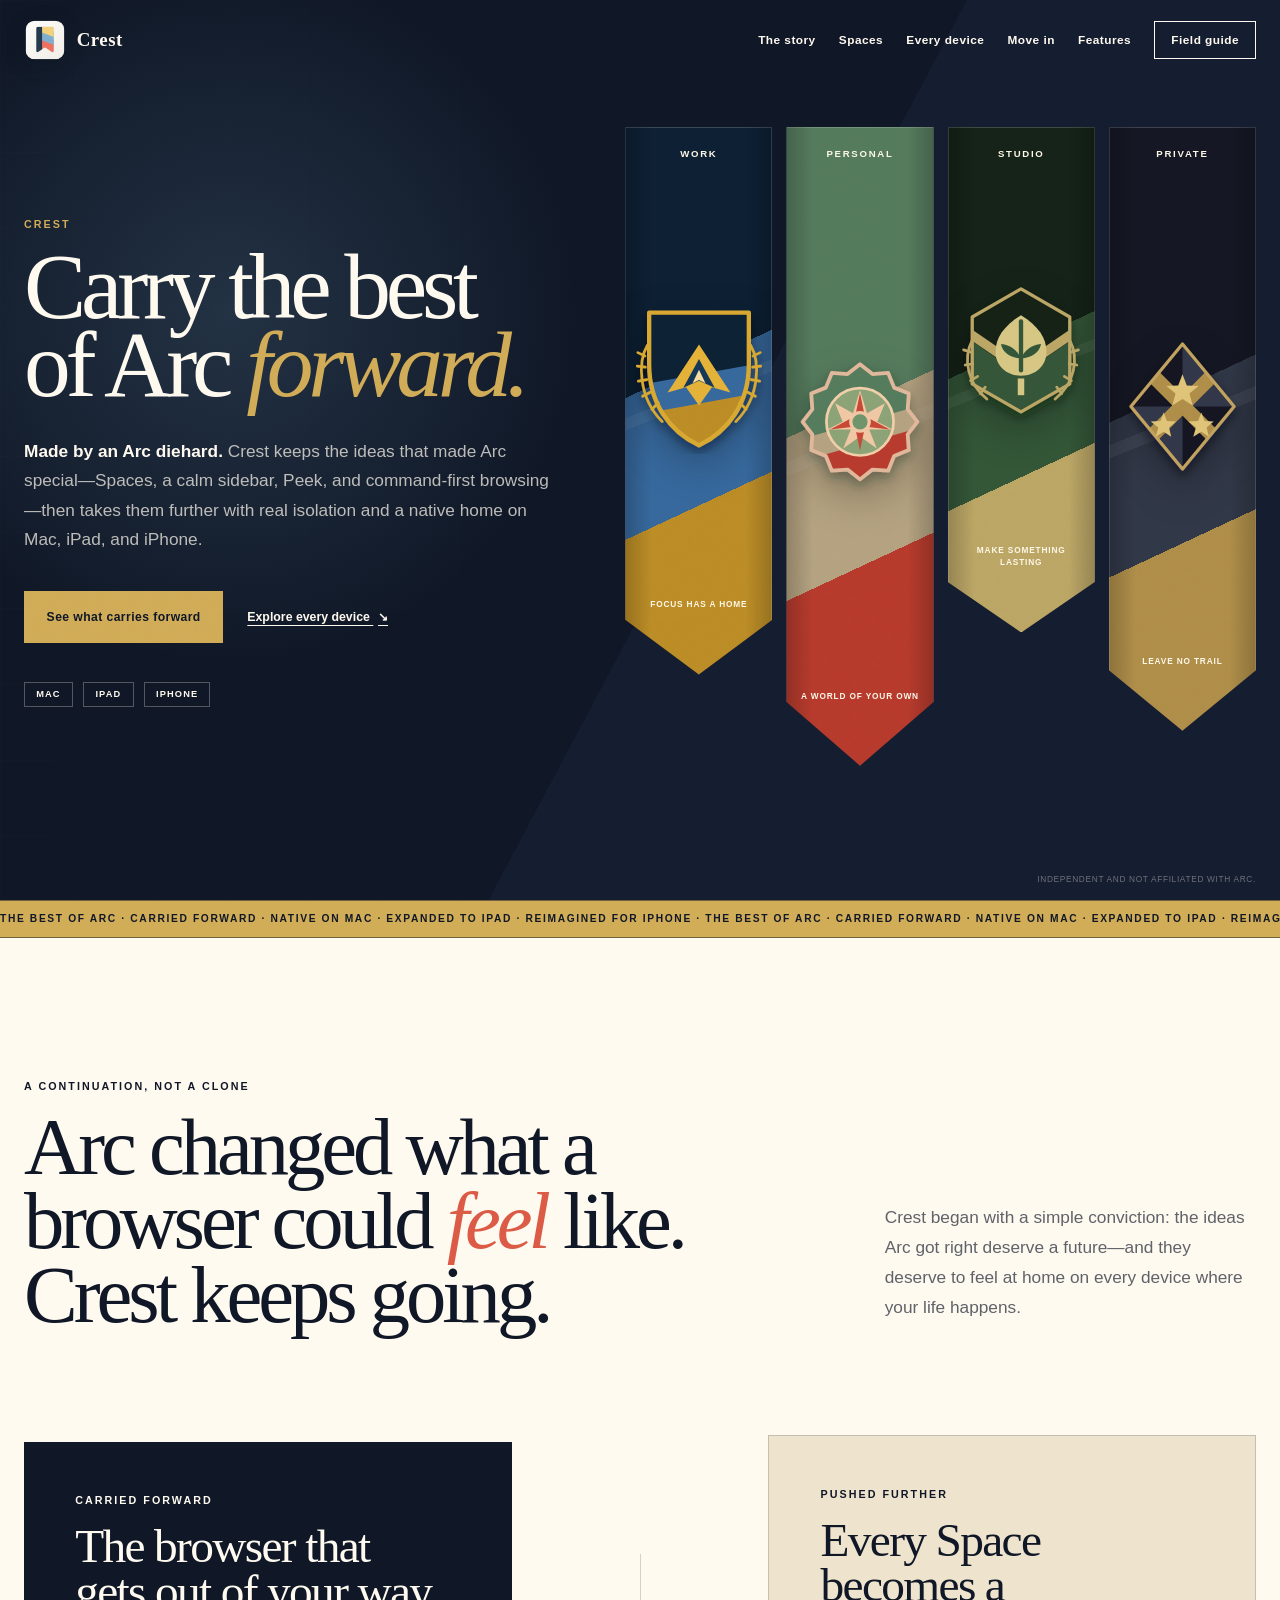
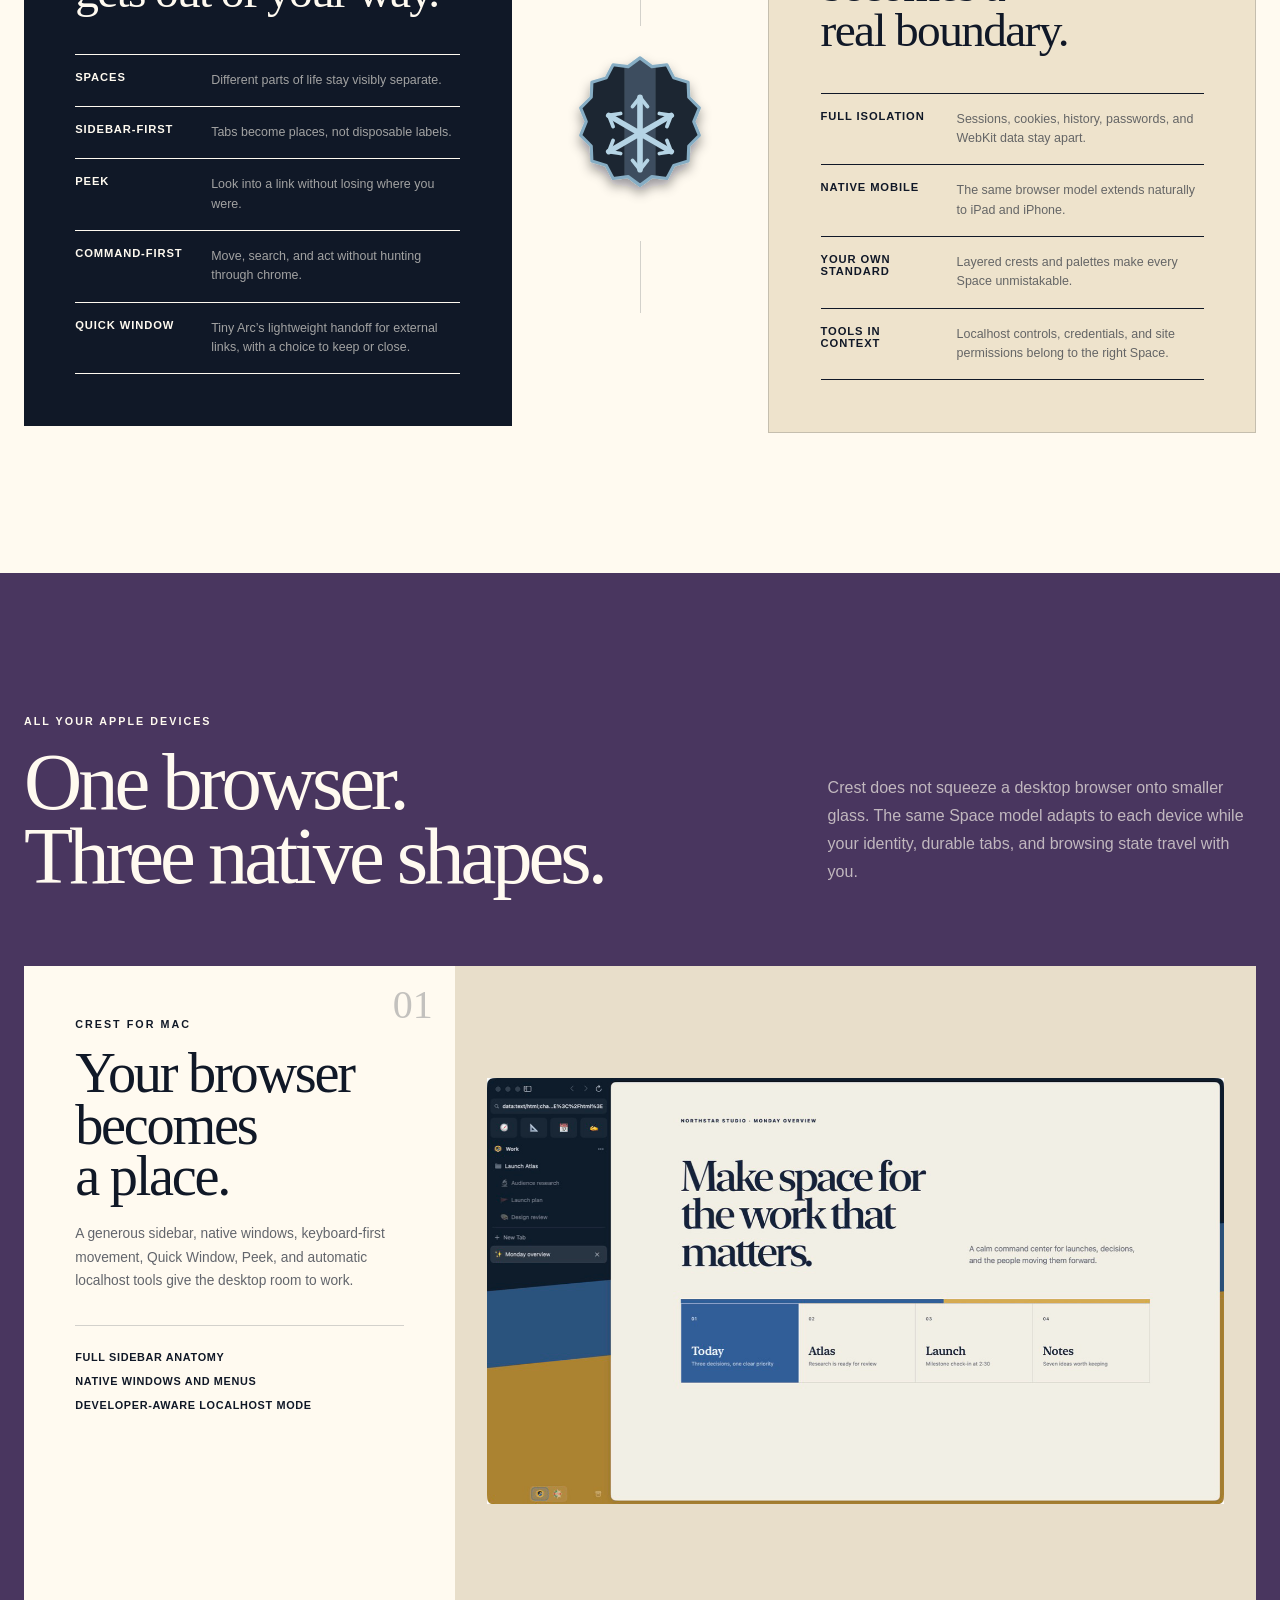
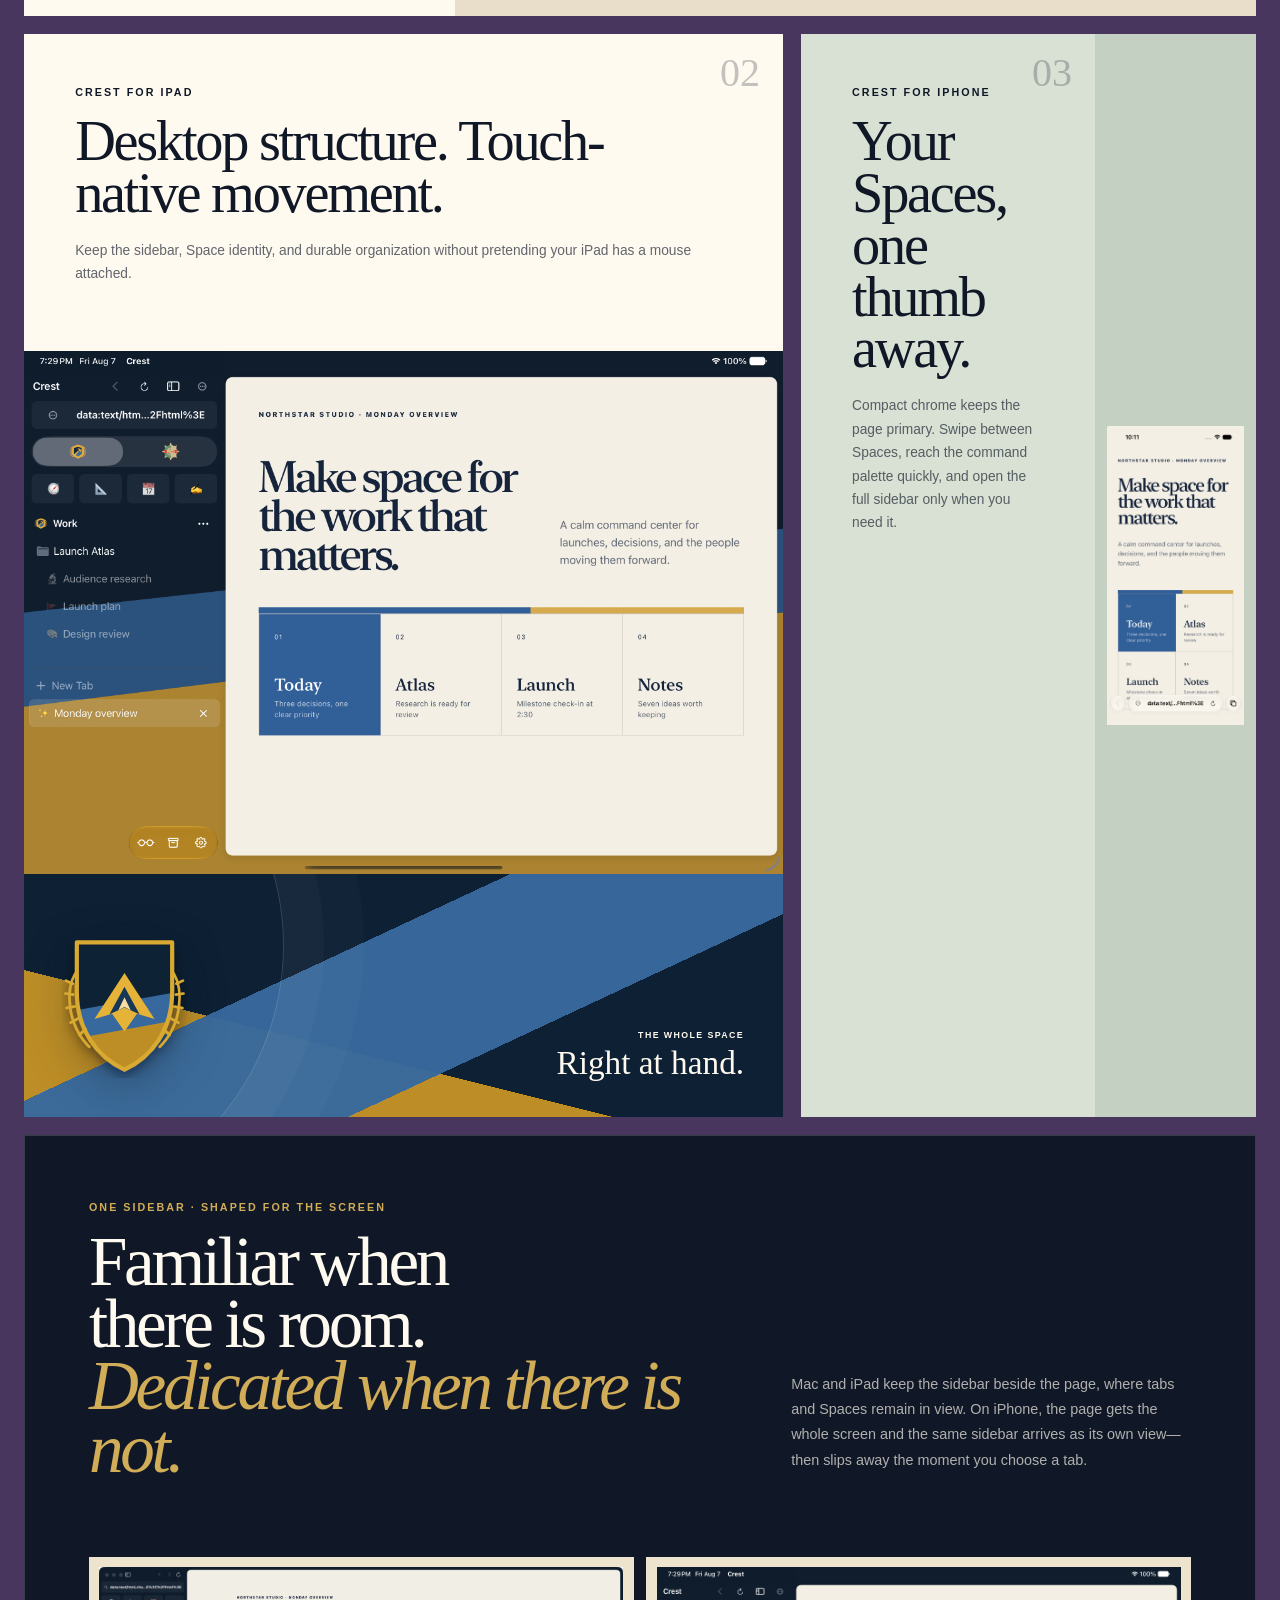
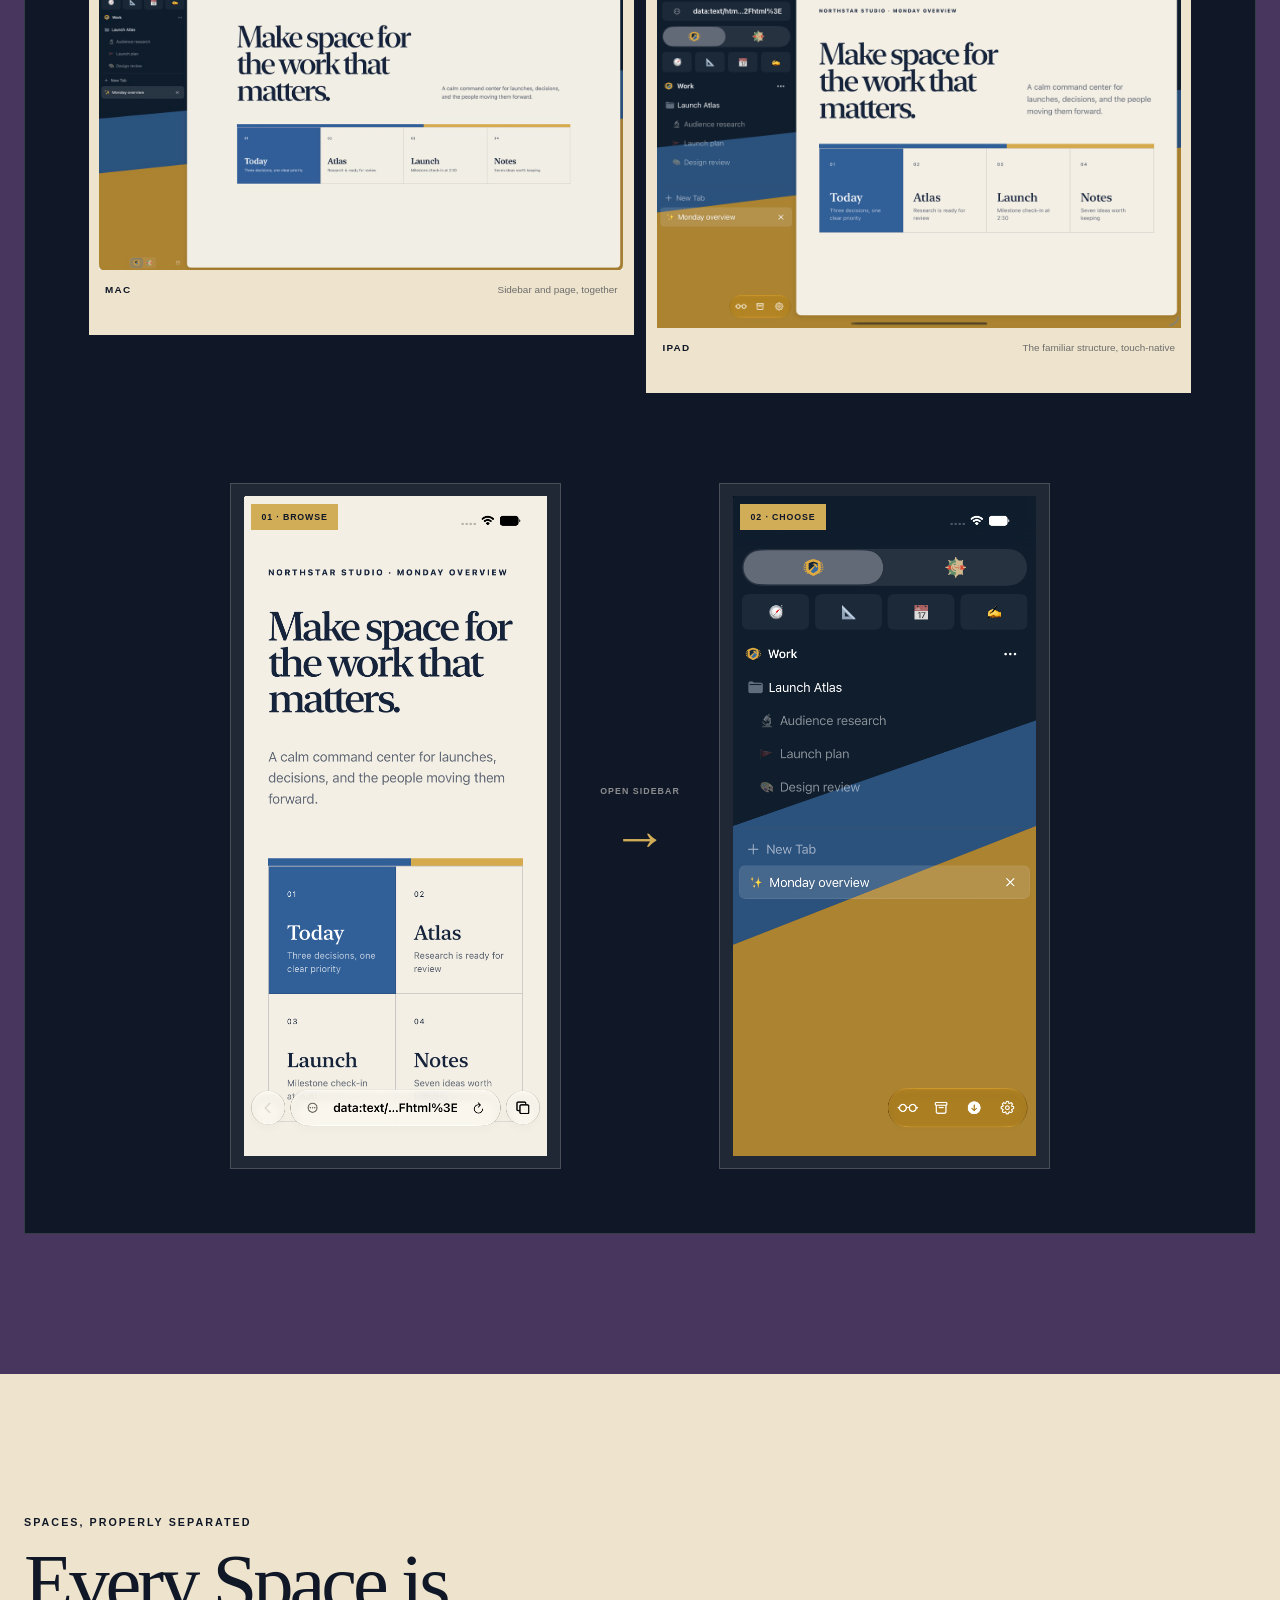
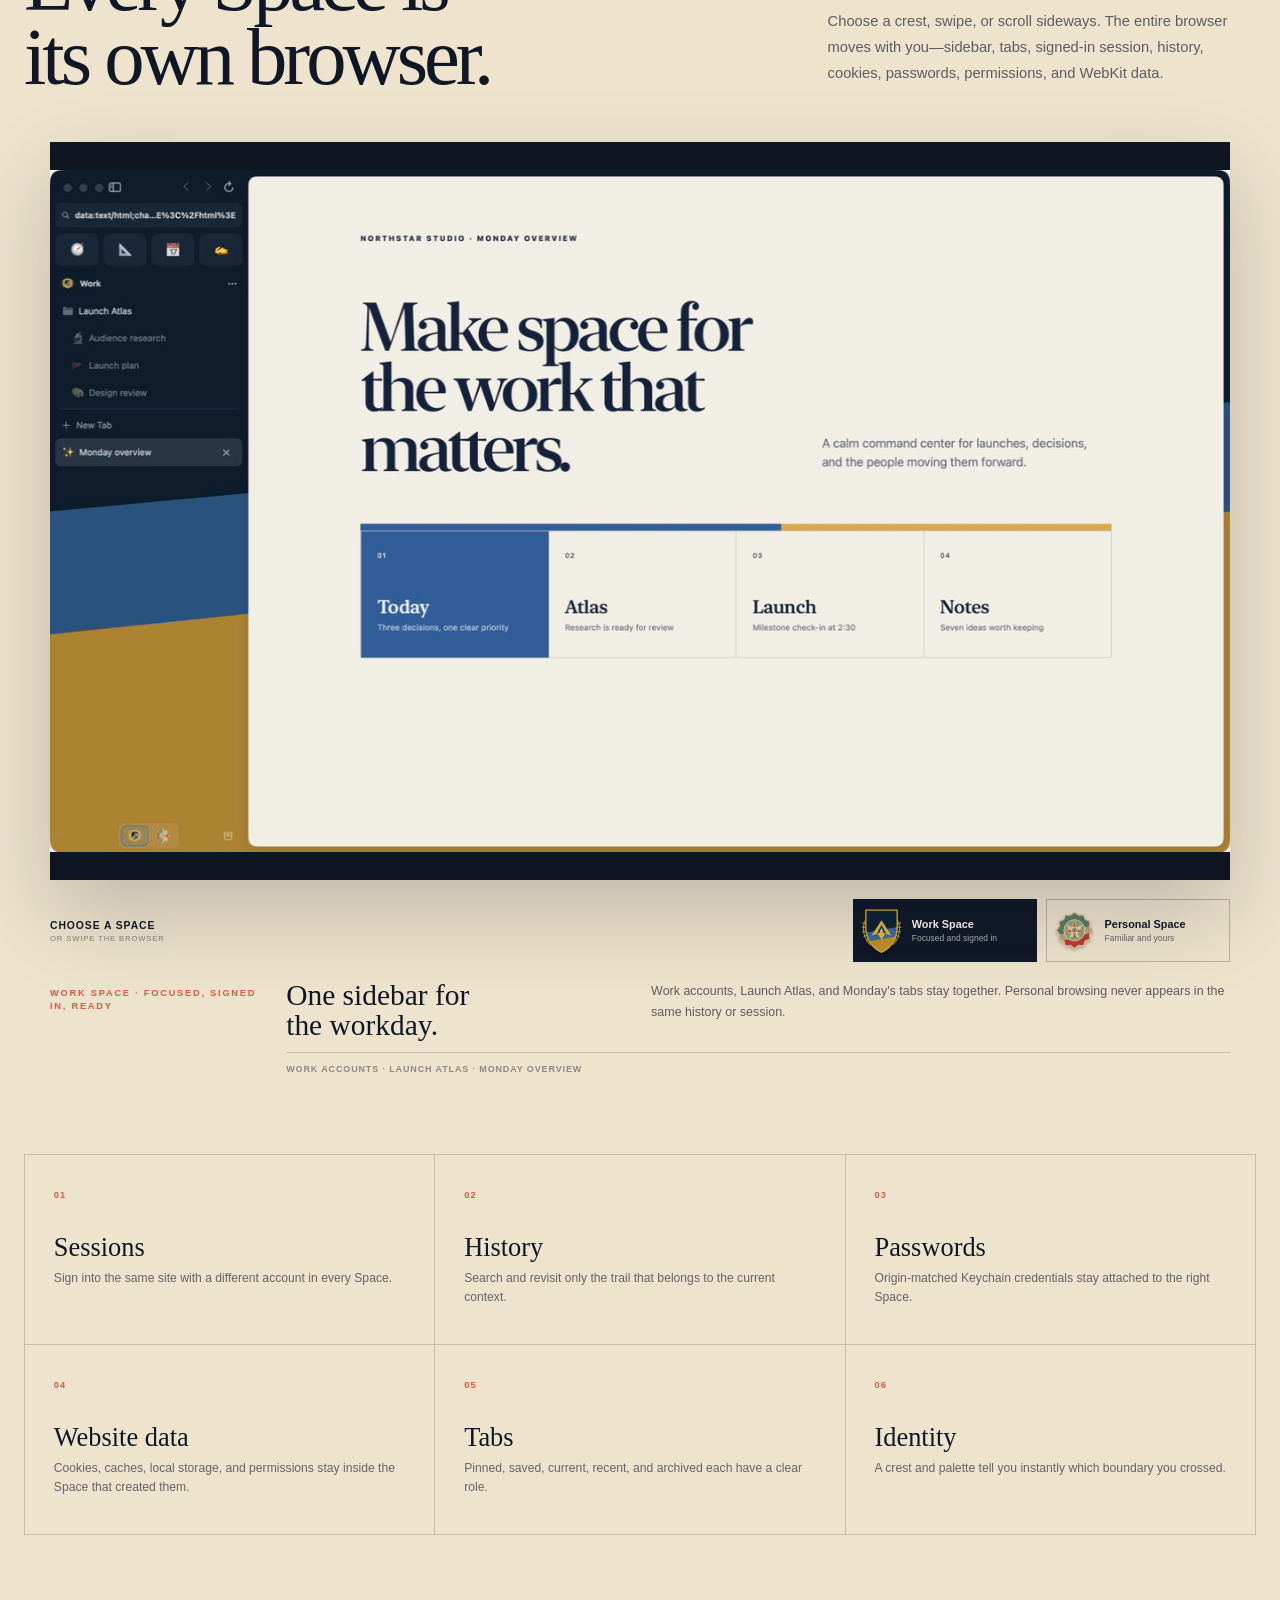
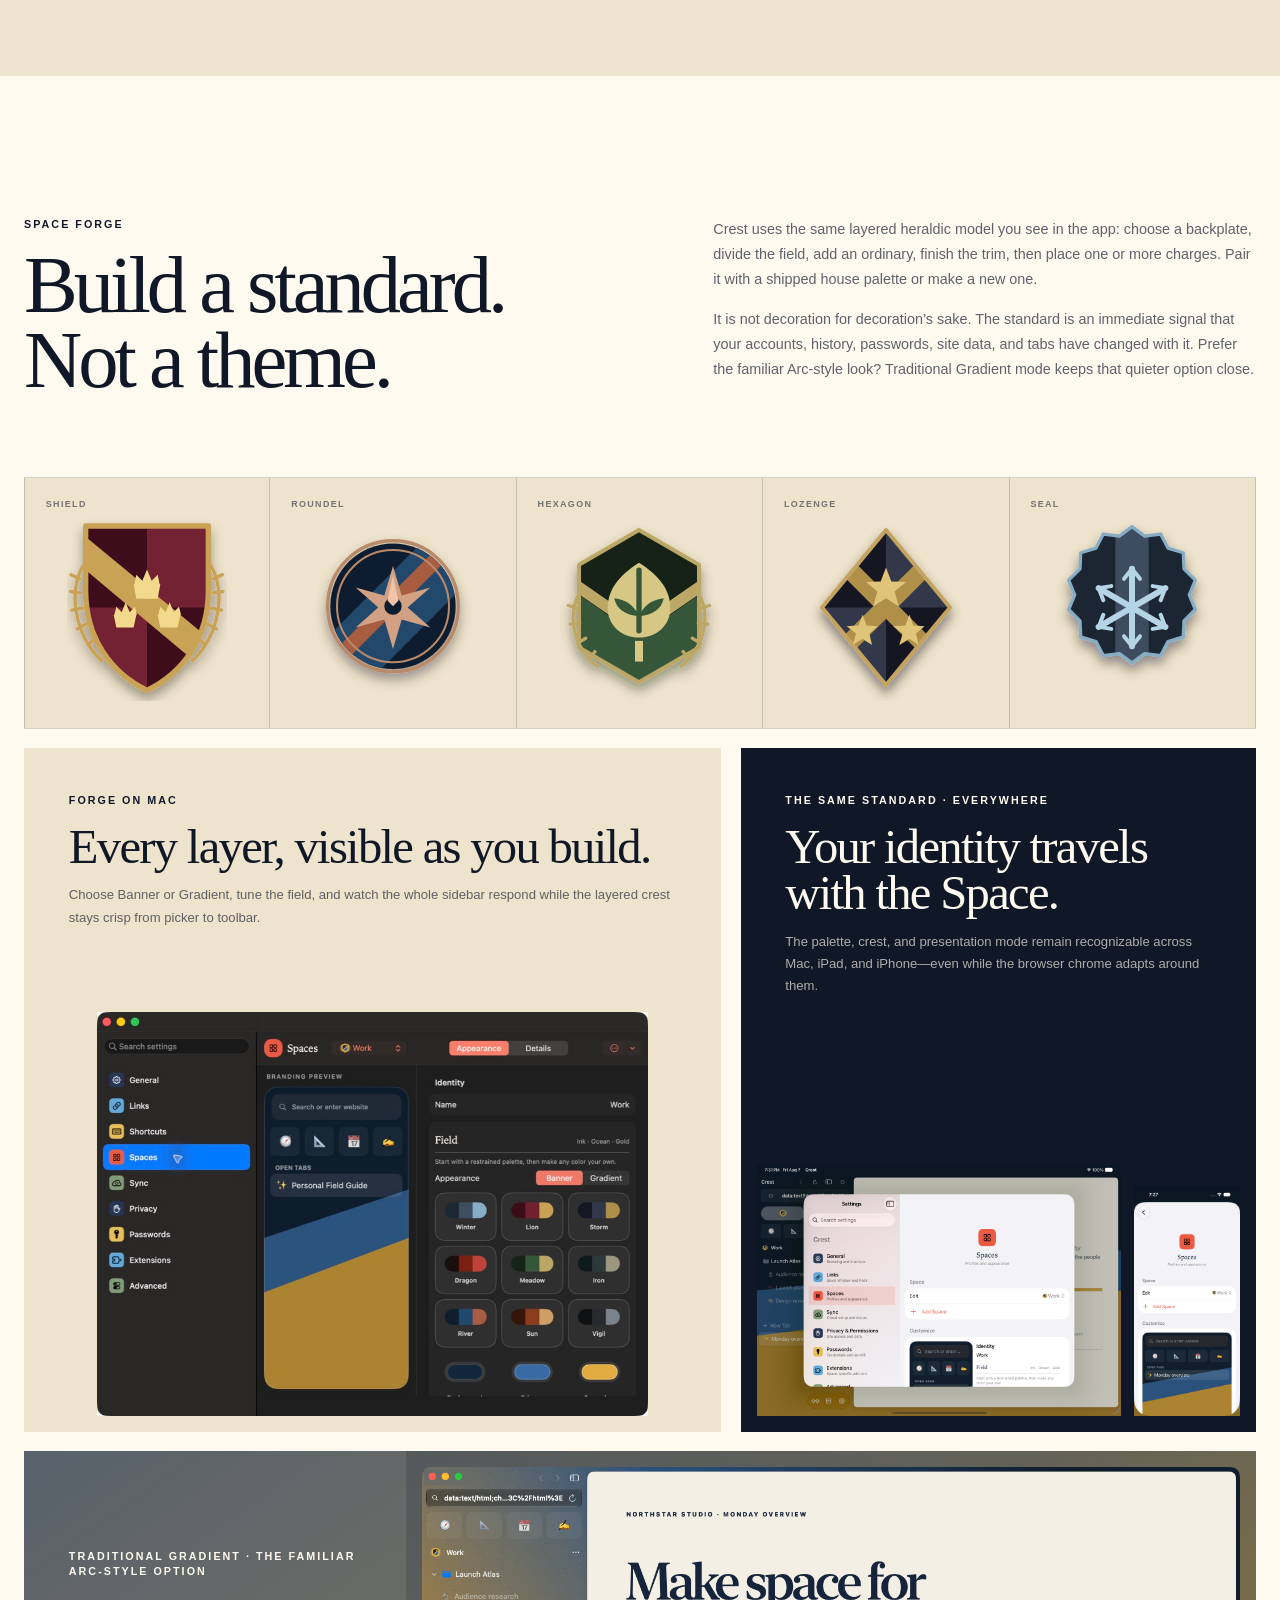
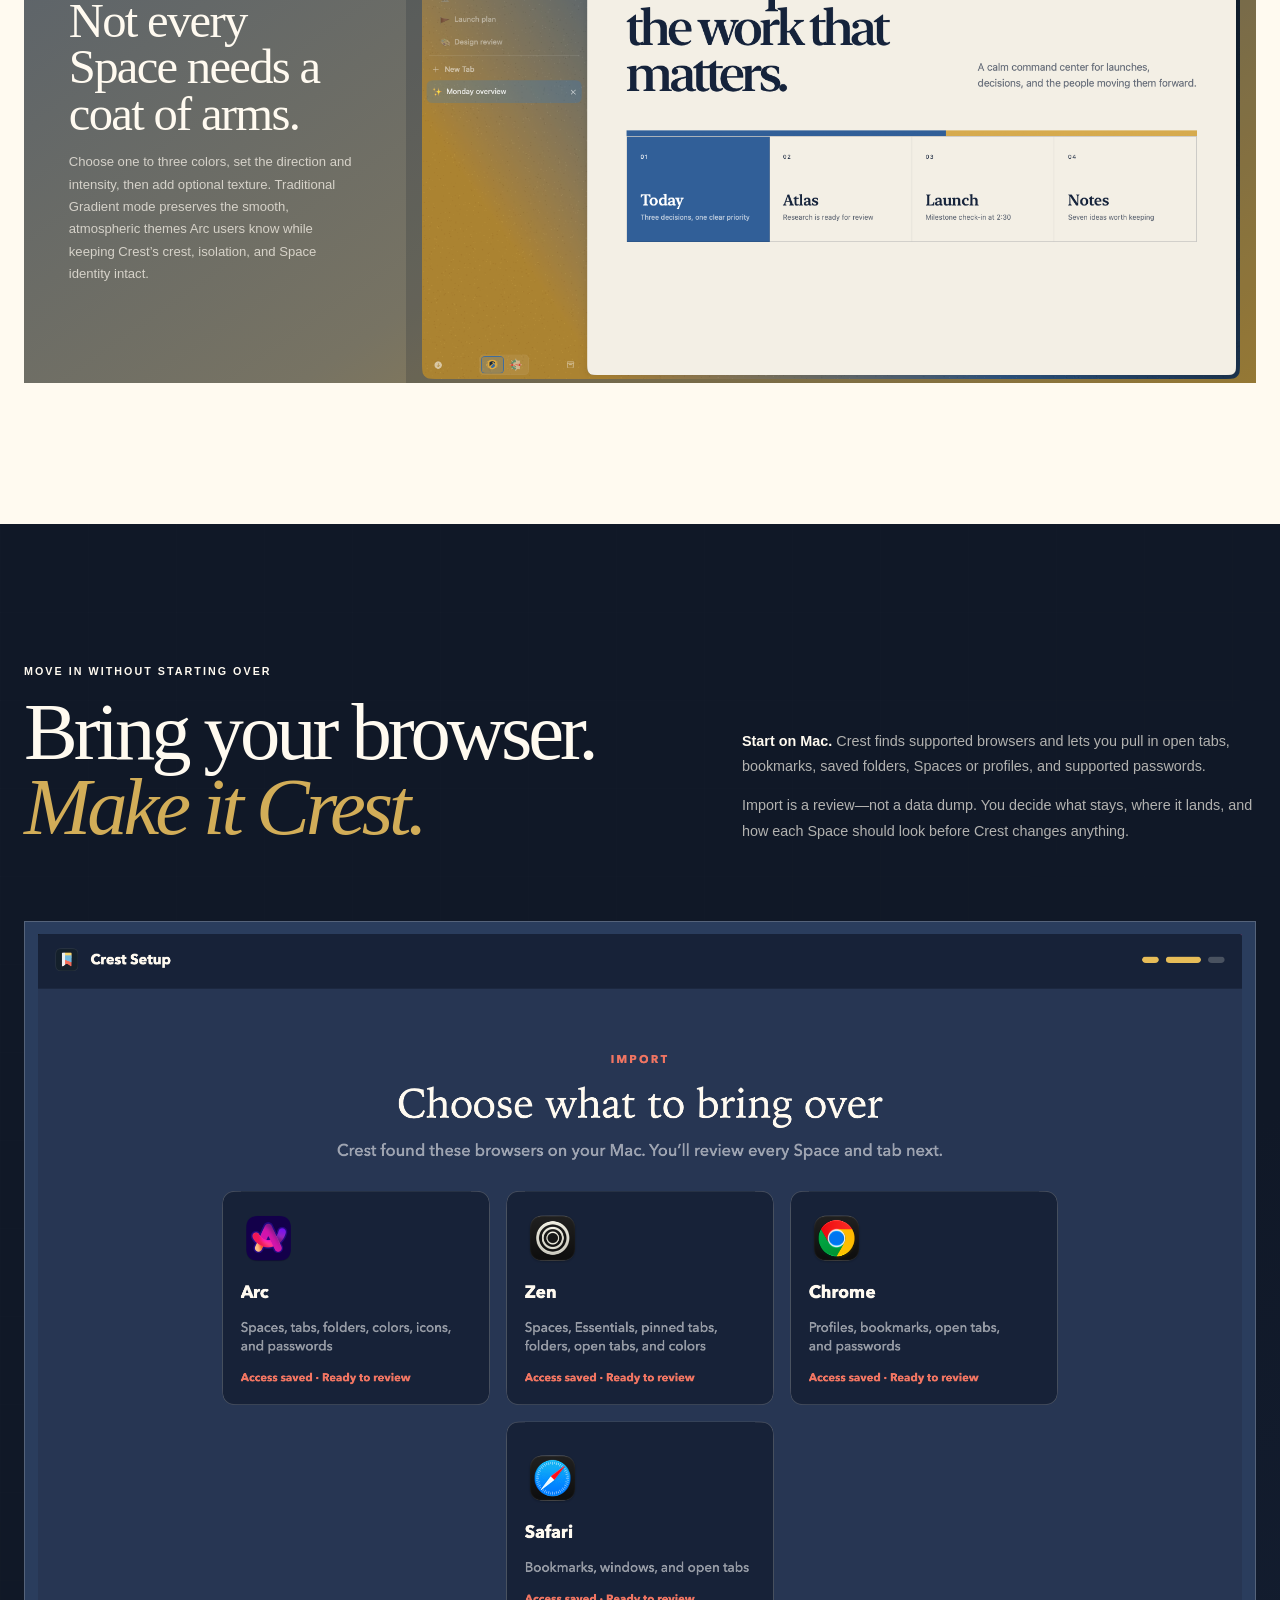
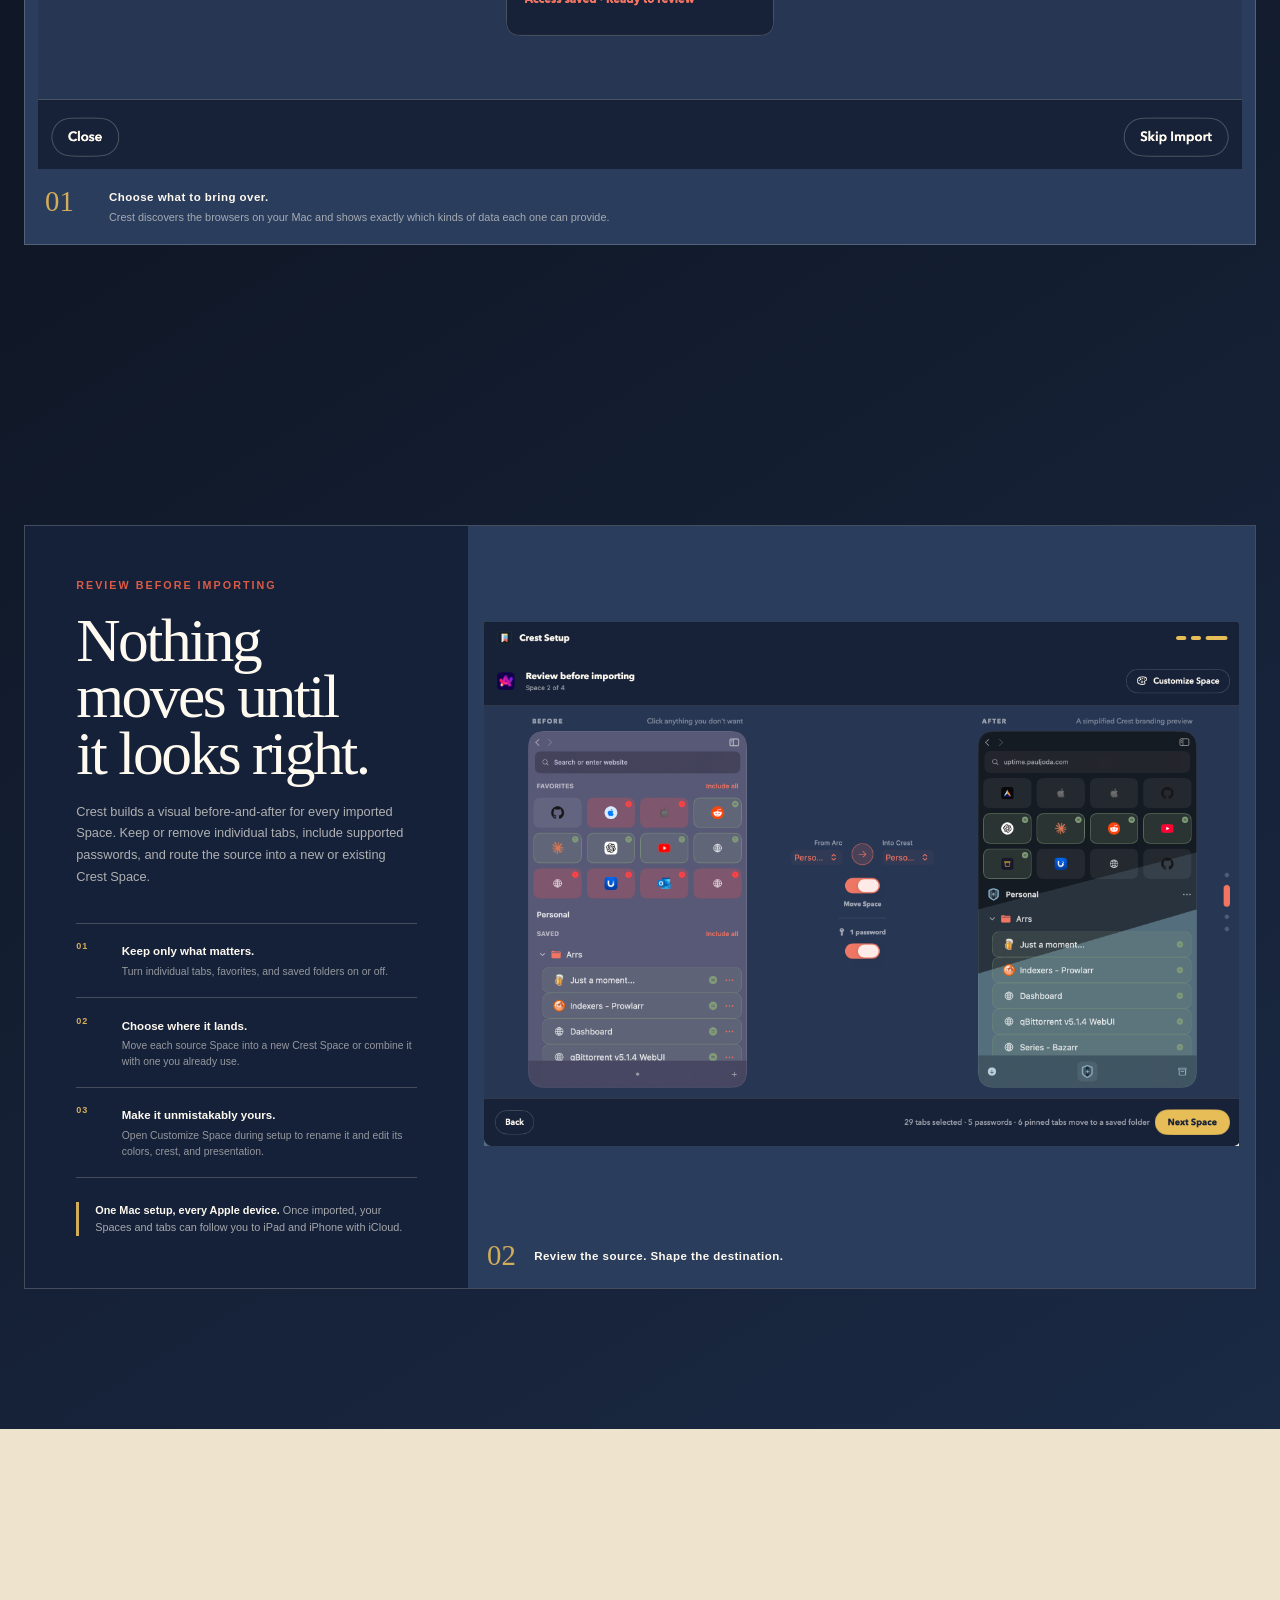
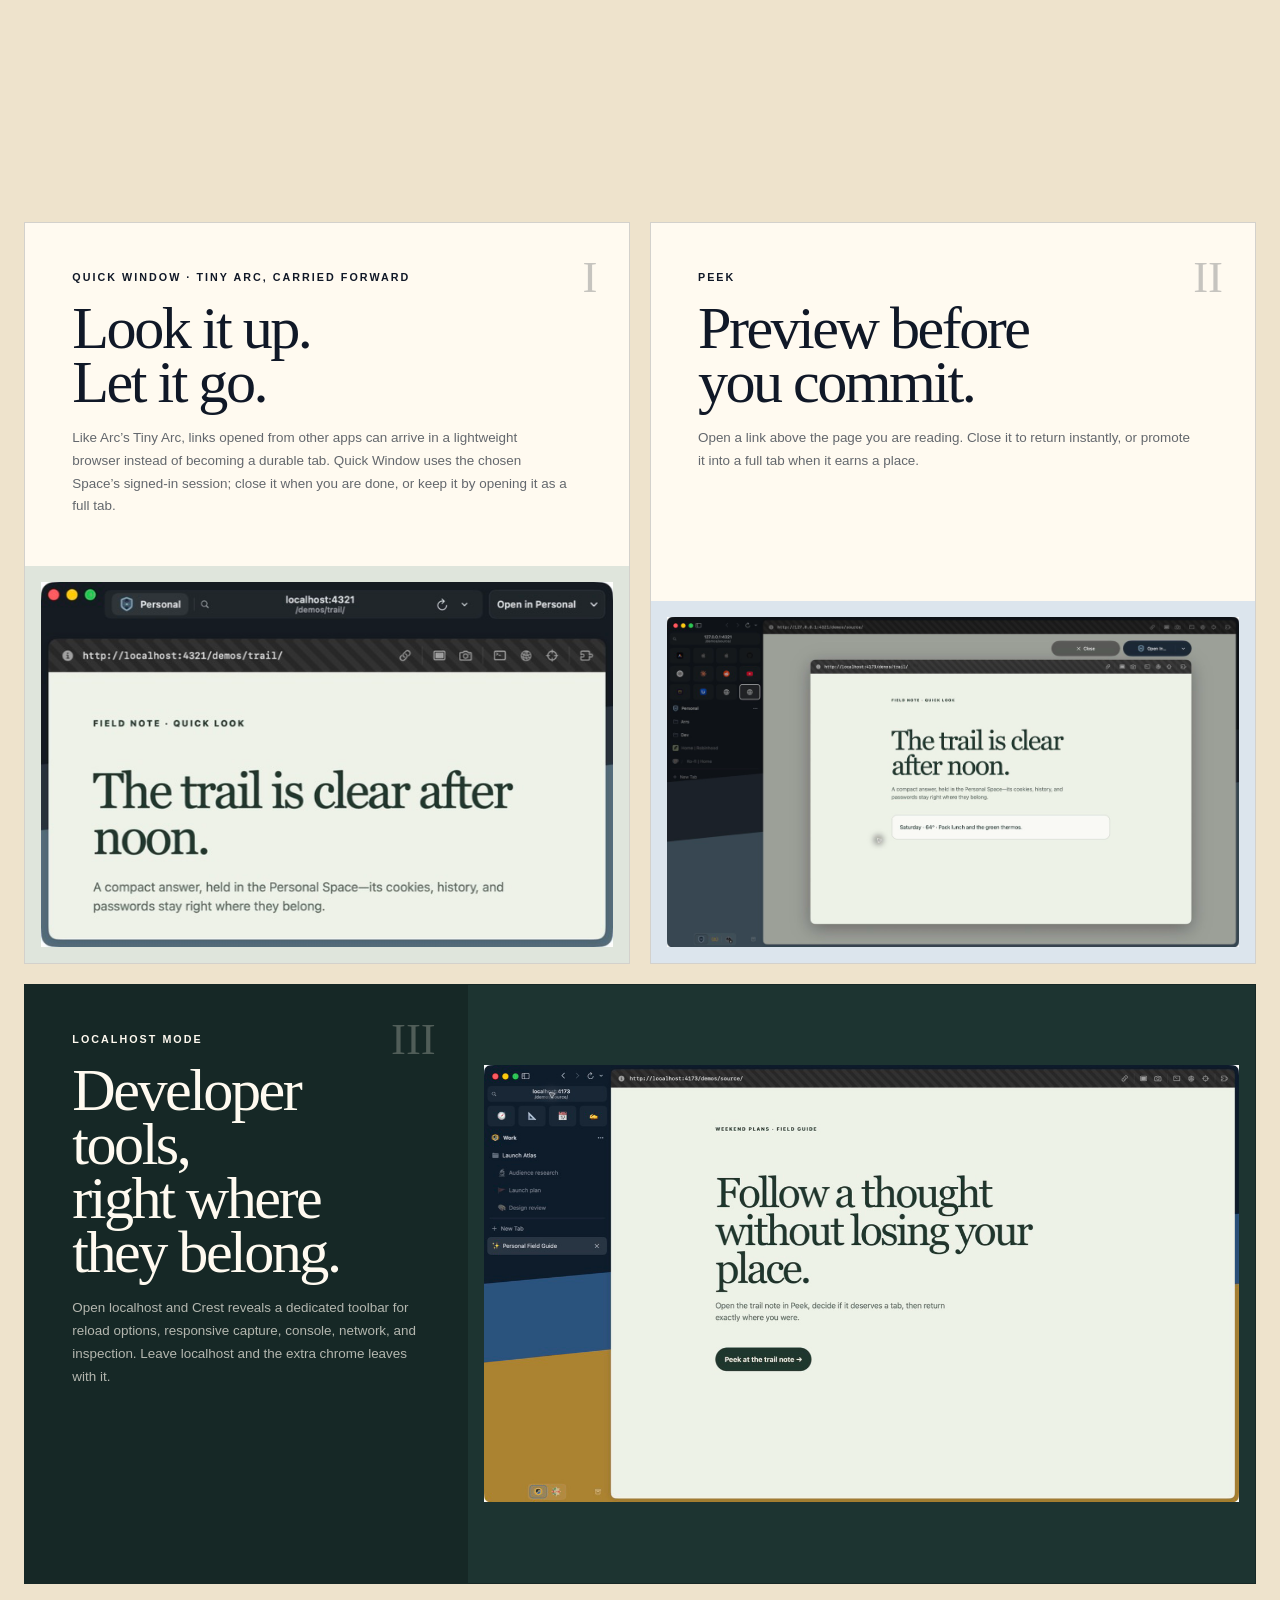
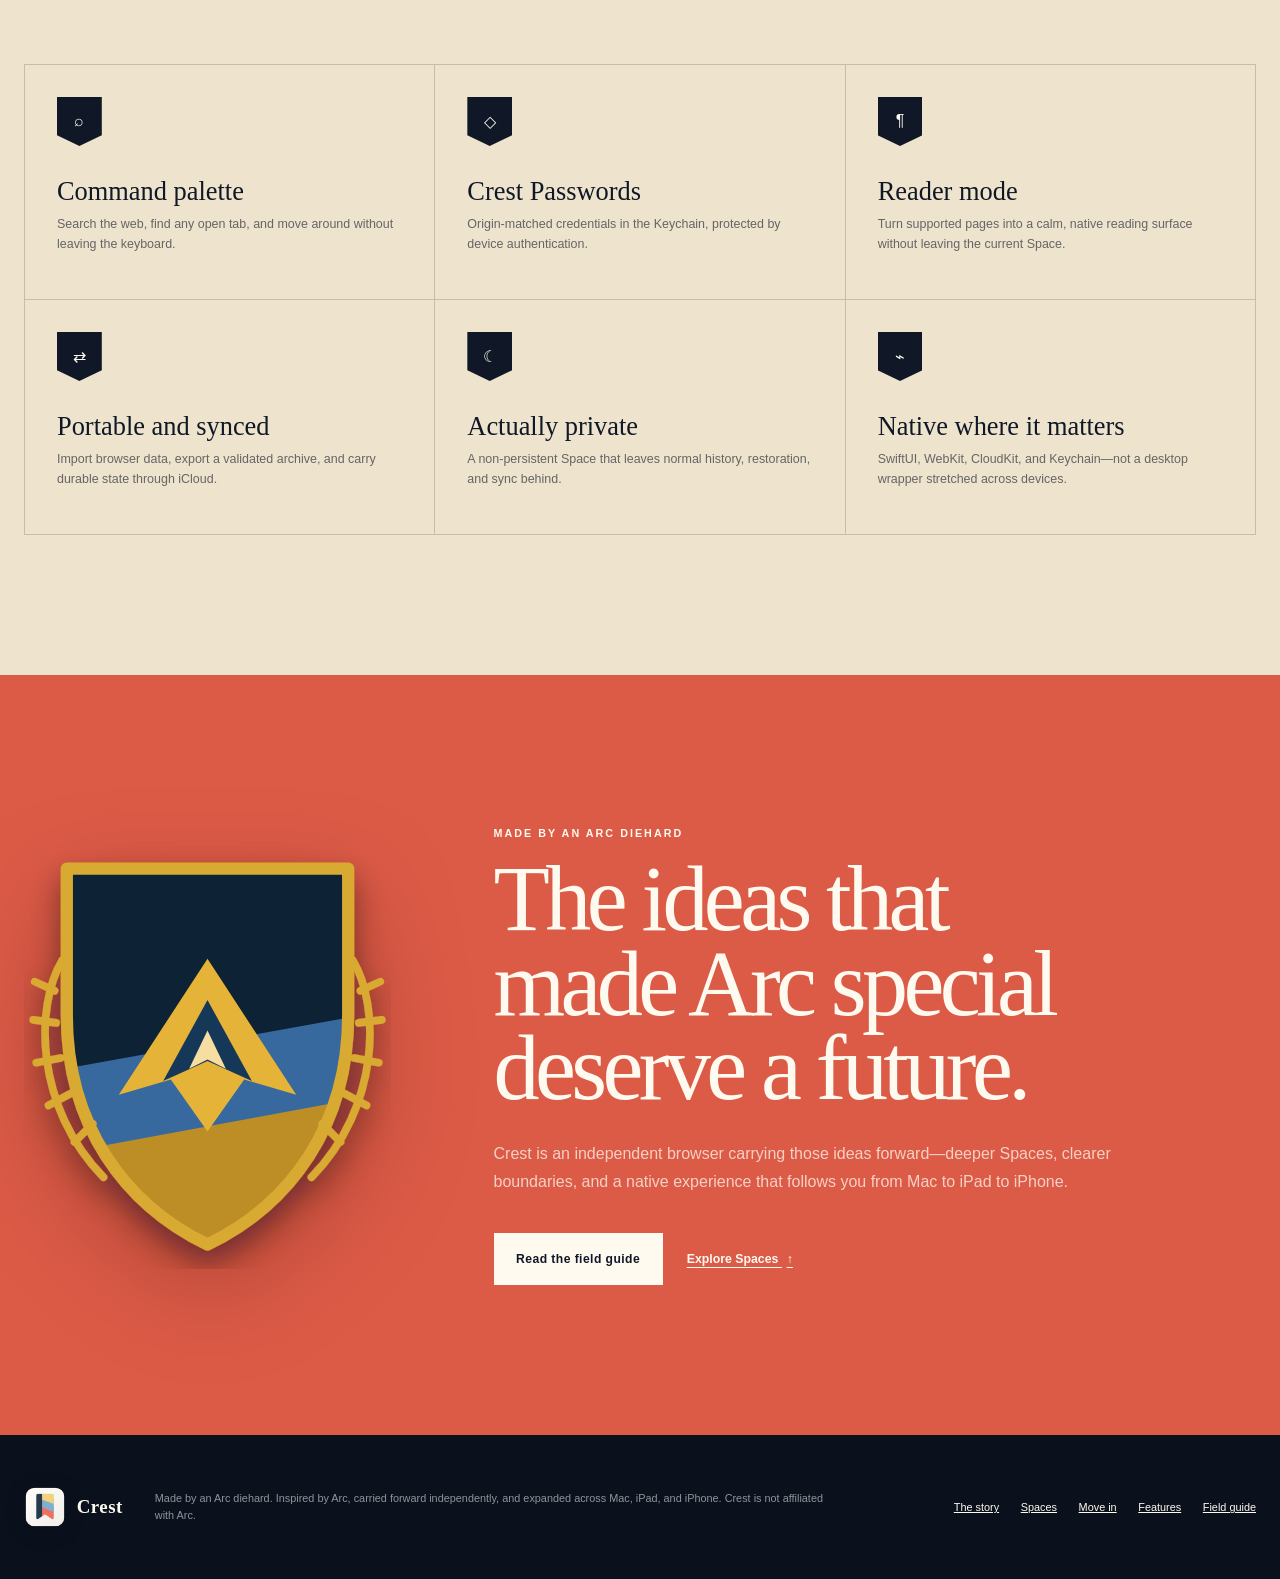
<file: index.html>
<!doctype html>
<html lang="en">
<head>
  <meta charset="utf-8">
  <meta name="viewport" content="width=device-width, initial-scale=1">
  <meta name="theme-color" content="#101827">
  <meta name="color-scheme" content="dark light">
  <meta name="description" content="Crest is a native browser inspired by Arc, with isolated Spaces, a calm sidebar, Peek, and purpose-built experiences for Mac, iPad, and iPhone.">
  <meta name="robots" content="index, follow, max-image-preview:large, max-snippet:-1, max-video-preview:-1">
  <meta name="author" content="Paul Davis">
  <meta name="application-name" content="Crest">
  <meta name="apple-mobile-web-app-title" content="Crest">
  <meta name="msapplication-TileColor" content="#101827">
  <link rel="canonical" href="https://pauljoda.github.io/Crest-Website/">

  <meta property="og:site_name" content="Crest">
  <meta property="og:locale" content="en_US">
  <meta property="og:type" content="website">
  <meta property="og:url" content="https://pauljoda.github.io/Crest-Website/">
  <meta property="og:title" content="Crest Browser — Inspired by Arc, Native Everywhere">
  <meta property="og:description" content="Deeply isolated Spaces, a calm sidebar, Peek, and command-first browsing—native on Mac, iPad, and iPhone.">
  <meta property="og:image" content="https://pauljoda.github.io/Crest-Website/assets/og-card-brand.jpg">
  <meta property="og:image:secure_url" content="https://pauljoda.github.io/Crest-Website/assets/og-card-brand.jpg">
  <meta property="og:image:type" content="image/jpeg">
  <meta property="og:image:width" content="1200">
  <meta property="og:image:height" content="630">
  <meta property="og:image:alt" content="Crest app icon beside the words Your internet, under your colors">

  <meta name="twitter:card" content="summary_large_image">
  <meta name="twitter:title" content="Crest Browser — Inspired by Arc, Native Everywhere">
  <meta name="twitter:description" content="Deeply isolated Spaces, a calm sidebar, Peek, and command-first browsing—native on Mac, iPad, and iPhone.">
  <meta name="twitter:image" content="https://pauljoda.github.io/Crest-Website/assets/og-card-brand.jpg">
  <meta name="twitter:image:alt" content="Crest app icon beside the words Your internet, under your colors">

  <title>Crest Browser — Inspired by Arc, Native Everywhere</title>
  <link rel="icon" href="favicon.ico" sizes="32x32">
  <link rel="icon" type="image/svg+xml" href="assets/crest-logo.svg">
  <link rel="icon" type="image/png" sizes="32x32" href="assets/crest-icon-32.png">
  <link rel="apple-touch-icon" sizes="180x180" href="assets/apple-touch-icon.png">
  <link rel="mask-icon" href="assets/crest-logo.svg" color="#101827">
  <link rel="manifest" href="site.webmanifest">
  <link rel="stylesheet" href="styles.css">
  <script src="site.js" defer></script>
  <script type="application/ld+json">
    {
      "@context": "https://schema.org",
      "@graph": [
        {
          "@type": "WebSite",
          "@id": "https://pauljoda.github.io/Crest-Website/#website",
          "url": "https://pauljoda.github.io/Crest-Website/",
          "name": "Crest",
          "description": "A native browser inspired by Arc and built around deeply isolated Spaces.",
          "inLanguage": "en-US"
        },
        {
          "@type": "SoftwareApplication",
          "@id": "https://pauljoda.github.io/Crest-Website/#software",
          "name": "Crest",
          "url": "https://pauljoda.github.io/Crest-Website/",
          "description": "A native browser inspired by Arc, with isolated Spaces, a calm sidebar, Peek, and purpose-built experiences for Mac, iPad, and iPhone.",
          "applicationCategory": "BrowserApplication",
          "operatingSystem": ["macOS", "iOS", "iPadOS"],
          "image": "https://pauljoda.github.io/Crest-Website/assets/og-card-brand.jpg",
          "screenshot": [
            "https://pauljoda.github.io/Crest-Website/assets/crest-work-mac-2026.png",
            "https://pauljoda.github.io/Crest-Website/assets/crest-work-ipad-2026.png",
            "https://pauljoda.github.io/Crest-Website/assets/crest-work-iphone-2026.png",
            "https://pauljoda.github.io/Crest-Website/assets/crest-import-browser-selection-mac-2026.png",
            "https://pauljoda.github.io/Crest-Website/assets/crest-import-space-review-mac-2026.png"
          ],
          "isPartOf": { "@id": "https://pauljoda.github.io/Crest-Website/#website" }
        }
      ]
    }
  </script>
</head>
<body>
  <a class="skip-link" href="#main">Skip to content</a>

  <header class="site-header" data-nav>
    <a class="wordmark" href="#top" aria-label="Crest home">
      <img class="brand-mark" src="assets/crest-logo.svg" alt="" aria-hidden="true">
      <span>Crest</span>
    </a>
    <nav aria-label="Primary navigation">
      <a href="#story">The story</a>
      <a href="#spaces">Spaces</a>
      <a href="#platforms">Every device</a>
      <a href="#migration">Move in</a>
      <a href="#features">Features</a>
      <a class="nav-cta" href="docs/">Field guide</a>
    </nav>
  </header>

  <main id="main">
    <section class="hero" id="top">
      <div class="hero-grid">
        <div class="hero-copy reveal">
          <p class="hero-kicker">Crest</p>
          <h1>Carry the best of Arc <em>forward.</em></h1>
          <p class="hero-lede"><strong>Made by an Arc diehard.</strong> Crest keeps the ideas that made Arc special—Spaces, a calm sidebar, Peek, and command-first browsing—then takes them further with real isolation and a native home on Mac, iPad, and iPhone.</p>
          <div class="hero-actions">
            <a class="button button-gold" href="#story">See what carries forward</a>
            <a class="text-link text-link-light" href="#platforms">Explore every device <span aria-hidden="true">↘</span></a>
          </div>
          <div class="hero-platforms" aria-label="Available platforms">
            <span>Mac</span><span>iPad</span><span>iPhone</span>
          </div>
        </div>

        <div class="hero-heraldry" aria-label="Four Space banners wearing layered crests">
          <article class="hero-standard standard-work" style="--standard-height: 78%; --delay: 0ms">
            <span class="standard-name">Work</span>
            <img src="assets/space-crest-work.svg" alt="Navy, ocean, and gold Work Space shield">
            <span class="standard-motto">Focus has a home</span>
          </article>
          <article class="hero-standard standard-personal" style="--standard-height: 91%; --delay: 100ms">
            <span class="standard-name">Personal</span>
            <img src="assets/space-crest-personal.svg" alt="Green, sand, and red Personal Space compass seal">
            <span class="standard-motto">A world of your own</span>
          </article>
          <article class="hero-standard standard-meadow" style="--standard-height: 72%; --delay: 200ms">
            <span class="standard-name">Studio</span>
            <img src="assets/space-crest-meadow.svg" alt="Meadow palette hexagonal crest with tree charge">
            <span class="standard-motto">Make something lasting</span>
          </article>
          <article class="hero-standard standard-storm" style="--standard-height: 86%; --delay: 300ms">
            <span class="standard-name">Private</span>
            <img src="assets/space-crest-storm.svg" alt="Storm palette lozenge with star charges">
            <span class="standard-motto">Leave no trail</span>
          </article>
        </div>
      </div>
      <p class="hero-independence">Independent and not affiliated with Arc.</p>
    </section>

    <div class="running-order" aria-hidden="true">
      <div>The best of Arc · Carried forward · Native on Mac · Expanded to iPad · Reimagined for iPhone · </div>
    </div>

    <section class="arc-story" id="story" aria-labelledby="story-heading">
      <div class="arc-story-lead reveal">
        <p class="eyebrow">A continuation, not a clone</p>
        <h2 id="story-heading">Arc changed what a browser could <em>feel</em> like.<br>Crest keeps going.</h2>
        <p class="story-declaration">Crest began with a simple conviction: the ideas Arc got right deserve a future—and they deserve to feel at home on every device where your life happens.</p>
      </div>

      <div class="arc-bridge reveal">
        <article class="bridge-card bridge-inherit">
          <p class="eyebrow">Carried forward</p>
          <h3>The browser that gets out of your way.</h3>
          <ul>
            <li><strong>Spaces</strong><span>Different parts of life stay visibly separate.</span></li>
            <li><strong>Sidebar-first</strong><span>Tabs become places, not disposable labels.</span></li>
            <li><strong>Peek</strong><span>Look into a link without losing where you were.</span></li>
            <li><strong>Command-first</strong><span>Move, search, and act without hunting through chrome.</span></li>
            <li><strong>Quick Window</strong><span>Tiny Arc&rsquo;s lightweight handoff for external links, with a choice to keep or close.</span></li>
          </ul>
        </article>

        <div class="bridge-crest" aria-hidden="true">
          <span class="bridge-line"></span>
          <img src="assets/space-crest-winter.svg" alt="">
          <span class="bridge-line"></span>
        </div>

        <article class="bridge-card bridge-expand">
          <p class="eyebrow">Pushed further</p>
          <h3>Every Space becomes a real boundary.</h3>
          <ul>
            <li><strong>Full isolation</strong><span>Sessions, cookies, history, passwords, and WebKit data stay apart.</span></li>
            <li><strong>Native mobile</strong><span>The same browser model extends naturally to iPad and iPhone.</span></li>
            <li><strong>Your own standard</strong><span>Layered crests and palettes make every Space unmistakable.</span></li>
            <li><strong>Tools in context</strong><span>Localhost controls, credentials, and site permissions belong to the right Space.</span></li>
          </ul>
        </article>
      </div>
    </section>

    <section class="platform-story" id="platforms" aria-labelledby="platforms-heading">
      <div class="section-heading section-heading-light reveal">
        <p class="eyebrow">All your Apple devices</p>
        <h2 id="platforms-heading">One browser.<br>Three native shapes.</h2>
        <p>Crest does not squeeze a desktop browser onto smaller glass. The same Space model adapts to each device while your identity, durable tabs, and browsing state travel with you.</p>
      </div>

      <div class="platform-grid">
        <article class="platform-card platform-mac reveal">
          <div class="platform-copy">
            <span class="platform-index">01</span>
            <p class="eyebrow">Crest for Mac</p>
            <h3>Your browser becomes a place.</h3>
            <p>A generous sidebar, native windows, keyboard-first movement, Quick Window, Peek, and automatic localhost tools give the desktop room to work.</p>
            <ul><li>Full sidebar anatomy</li><li>Native windows and menus</li><li>Developer-aware localhost mode</li></ul>
          </div>
          <figure class="platform-shot platform-shot-mac">
            <img src="assets/crest-work-mac-2026.png" alt="Crest Work Space on Mac with its sidebar and project dashboard" width="1329" height="768">
          </figure>
        </article>

        <article class="platform-card platform-ipad reveal">
          <div class="platform-copy">
            <span class="platform-index">02</span>
            <p class="eyebrow">Crest for iPad</p>
            <h3>Desktop structure. Touch-native movement.</h3>
            <p>Keep the sidebar, Space identity, and durable organization without pretending your iPad has a mouse attached.</p>
          </div>
          <figure class="platform-shot">
            <img src="assets/crest-work-ipad-2026.png" alt="Crest Work Space on iPad" width="2420" height="1668">
          </figure>
          <div class="platform-field">
            <img src="assets/space-crest-work.svg" alt="" aria-hidden="true">
            <p><span>The whole Space</span><strong>Right at hand.</strong></p>
          </div>
        </article>

        <article class="platform-card platform-iphone reveal">
          <div class="platform-copy">
            <span class="platform-index">03</span>
            <p class="eyebrow">Crest for iPhone</p>
            <h3>Your Spaces, one thumb away.</h3>
            <p>Compact chrome keeps the page primary. Swipe between Spaces, reach the command palette quickly, and open the full sidebar only when you need it.</p>
          </div>
          <figure class="platform-shot platform-shot-phone">
            <img src="assets/crest-work-iphone-2026.png" alt="Crest Work Space on iPhone" width="1206" height="2622">
          </figure>
        </article>
      </div>

      <div class="sidebar-story reveal" id="sidebar-story" aria-labelledby="sidebar-story-heading">
        <div class="sidebar-story-copy">
          <p class="eyebrow">One sidebar · shaped for the screen</p>
          <h3 id="sidebar-story-heading">Familiar when there is room.<br><em>Dedicated when there is not.</em></h3>
          <p>Mac and iPad keep the sidebar beside the page, where tabs and Spaces remain in view. On iPhone, the page gets the whole screen and the same sidebar arrives as its own view—then slips away the moment you choose a tab.</p>
        </div>

        <div class="sidebar-wide-pair" aria-label="Crest sidebars on Mac and iPad">
          <figure>
            <img src="assets/crest-work-mac-2026.png" alt="Crest on Mac with the Work Space sidebar beside the page" width="1329" height="768">
            <figcaption><span>Mac</span>Sidebar and page, together</figcaption>
          </figure>
          <figure>
            <img src="assets/crest-work-ipad-2026.png" alt="Crest on iPad with the Work Space sidebar beside the page" width="2420" height="1668">
            <figcaption><span>iPad</span>The familiar structure, touch-native</figcaption>
          </figure>
        </div>

        <div class="sidebar-mobile-sequence" aria-label="Crest iPhone web view opening into its dedicated sidebar">
          <figure>
            <span class="sidebar-mobile-step">01 · Browse</span>
            <img src="assets/crest-work-iphone-2026.png" alt="Crest on iPhone with the web page filling the screen" width="1206" height="2622">
          </figure>
          <div class="sidebar-transition-mark" aria-hidden="true"><span>Open sidebar</span><b>→</b></div>
          <figure>
            <span class="sidebar-mobile-step">02 · Choose</span>
            <img src="assets/crest-work-iphone-sidebar-2026.png" alt="Crest on iPhone showing the dedicated full-screen Work Space sidebar" width="1206" height="2622">
          </figure>
        </div>
      </div>
    </section>

    <section class="space-story" id="spaces" aria-labelledby="spaces-heading" data-space-browser>
      <div class="space-story-intro reveal">
        <div>
          <p class="eyebrow">Spaces, properly separated</p>
          <h2 id="spaces-heading">Every Space is its own browser.</h2>
        </div>
        <p class="space-story-lede">Choose a crest, swipe, or scroll sideways. The entire browser moves with you—sidebar, tabs, signed-in session, history, cookies, passwords, permissions, and WebKit data.</p>
      </div>

      <div class="space-browser-showcase reveal">
        <div class="space-browser-shell" tabindex="0" aria-label="Interactive Work and Personal Space browser showcase">
          <div class="space-browser-screen">
            <figure class="space-browser-picture active" data-space-image="work" aria-hidden="false">
              <img class="space-browser-desktop-shot" src="assets/crest-work-mac-2026.png" alt="Crest on Mac showing the Work Space and its project dashboard" width="1329" height="768">
              <img class="space-browser-mobile-shot" src="assets/crest-work-iphone-sidebar-2026.png" alt="Crest on iPhone showing the dedicated Work Space sidebar" width="1206" height="2622">
            </figure>
            <figure class="space-browser-picture" data-space-image="personal" aria-hidden="true">
              <img class="space-browser-desktop-shot" src="assets/crest-personal-mac-clean.png" alt="Crest on macOS showing the Personal Space and its weekend dashboard" width="1440" height="900">
              <img class="space-browser-mobile-shot" src="assets/crest-personal-iphone.png" alt="Crest on iPhone showing the Personal Space tab view" width="1206" height="2622">
            </figure>
          </div>
        </div>

        <div class="space-browser-actions" role="group" aria-label="Choose a Space">
          <span class="space-browser-actions-label"><strong>Choose a Space</strong><small>or swipe the browser</small></span>
          <button class="active" type="button" data-space-choice="work" aria-pressed="true">
            <img class="space-choice-crest" src="assets/space-crest-work.svg" alt="" aria-hidden="true">
            <span><strong>Work Space</strong><small>Focused and signed in</small></span>
          </button>
          <button type="button" data-space-choice="personal" aria-pressed="false">
            <img class="space-choice-crest" src="assets/space-crest-personal.svg" alt="" aria-hidden="true">
            <span><strong>Personal Space</strong><small>Familiar and yours</small></span>
          </button>
        </div>

        <div class="space-browser-caption" aria-live="polite">
          <p class="eyebrow" data-space-kicker>Work Space · Focused, signed in, ready</p>
          <h3 data-space-title>One sidebar for the workday.</h3>
          <p data-space-detail>Work accounts, Launch Atlas, and Monday's tabs stay together. Personal browsing never appears in the same history or session.</p>
          <p class="space-browser-meta" data-space-meta>Work accounts · Launch Atlas · Monday overview</p>
        </div>
      </div>

      <div class="space-ledger reveal" aria-label="What each Crest Space isolates">
        <article><span>01</span><h3>Sessions</h3><p>Sign into the same site with a different account in every Space.</p></article>
        <article><span>02</span><h3>History</h3><p>Search and revisit only the trail that belongs to the current context.</p></article>
        <article><span>03</span><h3>Passwords</h3><p>Origin-matched Keychain credentials stay attached to the right Space.</p></article>
        <article><span>04</span><h3>Website data</h3><p>Cookies, caches, local storage, and permissions stay inside the Space that created them.</p></article>
        <article><span>05</span><h3>Tabs</h3><p>Pinned, saved, current, recent, and archived each have a clear role.</p></article>
        <article><span>06</span><h3>Identity</h3><p>A crest and palette tell you instantly which boundary you crossed.</p></article>
      </div>
    </section>

    <section class="identity" id="customization" aria-labelledby="identity-heading">
      <div class="identity-intro reveal">
        <div>
          <p class="eyebrow">Space Forge</p>
          <h2 id="identity-heading">Build a standard.<br>Not a theme.</h2>
        </div>
        <div class="identity-copy">
          <p>Crest uses the same layered heraldic model you see in the app: choose a backplate, divide the field, add an ordinary, finish the trim, then place one or more charges. Pair it with a shipped house palette or make a new one.</p>
          <p>It is not decoration for decoration&rsquo;s sake. The standard is an immediate signal that your accounts, history, passwords, site data, and tabs have changed with it. Prefer the familiar Arc-style look? Traditional Gradient mode keeps that quieter option close.</p>
        </div>
      </div>

      <div class="crest-anatomy reveal">
        <article><span>Shield</span><img src="assets/space-crest-lion.svg" alt="Quartered shield crest"></article>
        <article><span>Roundel</span><img src="assets/space-crest-river.svg" alt="Round compass crest"></article>
        <article><span>Hexagon</span><img src="assets/space-crest-meadow.svg" alt="Hexagonal tree crest"></article>
        <article><span>Lozenge</span><img src="assets/space-crest-storm.svg" alt="Diamond star crest"></article>
        <article><span>Seal</span><img src="assets/space-crest-winter.svg" alt="Steel snowflake seal"></article>
      </div>

      <div class="forge-grid">
        <article class="forge-card forge-mac reveal">
          <div class="forge-copy">
            <p class="eyebrow">Forge on Mac</p>
            <h3>Every layer, visible as you build.</h3>
            <p>Choose Banner or Gradient, tune the field, and watch the whole sidebar respond while the layered crest stays crisp from picker to toolbar.</p>
          </div>
          <figure class="forge-shot">
            <img src="assets/crest-spaces-mac-2026.png" alt="Space Forge on Mac with crest, palette, and Banner controls" width="900" height="660">
          </figure>
        </article>

        <article class="forge-card forge-everywhere reveal">
          <div class="forge-copy">
            <p class="eyebrow">The same standard · everywhere</p>
            <h3>Your identity travels with the Space.</h3>
            <p>The palette, crest, and presentation mode remain recognizable across Mac, iPad, and iPhone—even while the browser chrome adapts around them.</p>
          </div>
          <div class="forge-devices">
            <figure><img src="assets/crest-spaces-ipad-2026.png" alt="Space Forge on iPad" width="2420" height="1668"></figure>
            <figure><img src="assets/crest-spaces-iphone-2026.png" alt="Space Forge on iPhone" width="1206" height="2622"></figure>
          </div>
        </article>

        <article class="forge-card forge-traditional reveal">
          <div class="forge-copy">
            <p class="eyebrow">Traditional Gradient · the familiar Arc-style option</p>
            <h3>Not every Space needs a coat of arms.</h3>
            <p>Choose one to three colors, set the direction and intensity, then add optional texture. Traditional Gradient mode preserves the smooth, atmospheric themes Arc users know while keeping Crest&rsquo;s crest, isolation, and Space identity intact.</p>
          </div>
          <figure class="forge-shot">
            <img src="assets/crest-traditional-gradient-mac-clean.png" alt="Crest Work Space using a traditional gray and gold gradient theme on Mac" width="1440" height="900">
          </figure>
        </article>
      </div>
    </section>

    <section class="migration-story" id="migration" aria-labelledby="migration-heading">
      <div class="migration-intro reveal">
        <div>
          <p class="eyebrow">Move in without starting over</p>
          <h2 id="migration-heading">Bring your browser.<br><em>Make it Crest.</em></h2>
        </div>
        <div class="migration-lede">
          <p><strong>Start on Mac.</strong> Crest finds supported browsers and lets you pull in open tabs, bookmarks, saved folders, Spaces or profiles, and supported passwords.</p>
          <p>Import is a review—not a data dump. You decide what stays, where it lands, and how each Space should look before Crest changes anything.</p>
        </div>
      </div>

      <figure class="migration-source-shot reveal">
        <img src="assets/crest-import-browser-selection-mac-2026.png" alt="Crest Setup offering imports from Arc, Zen, Chrome, and Safari on Mac" width="2340" height="1622">
        <figcaption>
          <span>01</span>
          <div><strong>Choose what to bring over.</strong><p>Crest discovers the browsers on your Mac and shows exactly which kinds of data each one can provide.</p></div>
        </figcaption>
      </figure>

      <div class="migration-source-ledger reveal" aria-label="Supported browser import details">
        <article><strong>Arc</strong><p>Spaces, tabs, folders, colors, icons, and passwords</p></article>
        <article><strong>Zen</strong><p>Spaces, Essentials, pinned tabs, folders, open tabs, and colors</p></article>
        <article><strong>Chrome</strong><p>Profiles, bookmarks, open tabs, and passwords</p></article>
        <article><strong>Safari</strong><p>Bookmarks, windows, and open tabs</p></article>
        <article><strong>Firefox</strong><p>Windows, open tabs, and pinned tabs</p></article>
      </div>

      <div class="migration-review">
        <div class="migration-review-copy reveal">
          <p class="eyebrow">Review before importing</p>
          <h3>Nothing moves until it looks right.</h3>
          <p>Crest builds a visual before-and-after for every imported Space. Keep or remove individual tabs, include supported passwords, and route the source into a new or existing Crest Space.</p>
          <ol class="migration-steps">
            <li><span>01</span><div><strong>Keep only what matters.</strong><p>Turn individual tabs, favorites, and saved folders on or off.</p></div></li>
            <li><span>02</span><div><strong>Choose where it lands.</strong><p>Move each source Space into a new Crest Space or combine it with one you already use.</p></div></li>
            <li><span>03</span><div><strong>Make it unmistakably yours.</strong><p>Open Customize Space during setup to rename it and edit its colors, crest, and presentation.</p></div></li>
          </ol>
          <p class="migration-note"><strong>One Mac setup, every Apple device.</strong> Once imported, your Spaces and tabs can follow you to iPad and iPhone with iCloud.</p>
        </div>

        <figure class="migration-review-shot reveal">
          <img src="assets/crest-import-space-review-mac-2026.png" alt="Crest Setup reviewing an Arc Space beside its customized Crest destination before import" width="2350" height="1632">
          <figcaption><span>02</span><strong>Review the source. Shape the destination.</strong></figcaption>
        </figure>
      </div>
    </section>

    <section class="feature-field" id="features" aria-labelledby="features-heading">
      <div class="section-heading reveal">
        <p class="eyebrow">Less browser. More browsing.</p>
        <h2 id="features-heading">Useful ideas,<br>given room to breathe.</h2>
        <p>Crest keeps powerful behavior close to the page and quiet until it is useful. Each feature inherits the current Space, so convenience never quietly crosses a boundary.</p>
      </div>

      <div class="feature-chapters">
        <article class="feature-chapter feature-quick reveal">
          <div class="feature-copy">
            <span class="feature-index">I</span>
            <p class="eyebrow">Quick Window · Tiny Arc, carried forward</p>
            <h3>Look it up.<br>Let it go.</h3>
            <p>Like Arc&rsquo;s Tiny Arc, links opened from other apps can arrive in a lightweight browser instead of becoming a durable tab. Quick Window uses the chosen Space&rsquo;s signed-in session; close it when you are done, or keep it by opening it as a full tab.</p>
          </div>
          <figure><img src="assets/crest-quick-window-mac-2026.png" alt="Current Crest Quick Window showing a trail note with its automatic localhost toolbar" width="720" height="460"></figure>
        </article>

        <article class="feature-chapter feature-peek reveal">
          <div class="feature-copy">
            <span class="feature-index">II</span>
            <p class="eyebrow">Peek</p>
            <h3>Preview before<br>you commit.</h3>
            <p>Open a link above the page you are reading. Close it to return instantly, or promote it into a full tab when it earns a place.</p>
          </div>
          <figure><img src="assets/crest-peek-mac-2026.png" alt="Current Crest Peek displaying a trail note above its dimmed source page" width="1329" height="768"></figure>
        </article>

        <article class="feature-chapter feature-localhost reveal">
          <div class="feature-copy">
            <span class="feature-index">III</span>
            <p class="eyebrow">Localhost mode</p>
            <h3>Developer tools,<br>right where they belong.</h3>
            <p>Open localhost and Crest reveals a dedicated toolbar for reload options, responsive capture, console, network, and inspection. Leave localhost and the extra chrome leaves with it.</p>
          </div>
          <figure><img src="assets/crest-localhost-mac-2026.png" alt="Crest on Mac showing its automatic localhost developer toolbar" width="1329" height="768"></figure>
        </article>
      </div>

      <div class="feature-ledger reveal">
        <article><span>⌕</span><h3>Command palette</h3><p>Search the web, find any open tab, and move around without leaving the keyboard.</p></article>
        <article><span>◇</span><h3>Crest Passwords</h3><p>Origin-matched credentials in the Keychain, protected by device authentication.</p></article>
        <article><span>¶</span><h3>Reader mode</h3><p>Turn supported pages into a calm, native reading surface without leaving the current Space.</p></article>
        <article><span>⇄</span><h3>Portable and synced</h3><p>Import browser data, export a validated archive, and carry durable state through iCloud.</p></article>
        <article><span>☾</span><h3>Actually private</h3><p>A non-persistent Space that leaves normal history, restoration, and sync behind.</p></article>
        <article><span>⌁</span><h3>Native where it matters</h3><p>SwiftUI, WebKit, CloudKit, and Keychain—not a desktop wrapper stretched across devices.</p></article>
      </div>
    </section>

    <section class="final-cta">
      <div class="final-crest reveal" aria-hidden="true"><img src="assets/space-crest-work.svg" alt=""></div>
      <div class="final-copy reveal">
        <p class="eyebrow">Made by an Arc diehard</p>
        <h2>The ideas that made Arc special deserve a future.</h2>
        <p>Crest is an independent browser carrying those ideas forward—deeper Spaces, clearer boundaries, and a native experience that follows you from Mac to iPad to iPhone.</p>
        <div class="hero-actions">
          <a class="button button-paper" href="docs/">Read the field guide</a>
          <a class="text-link text-link-light" href="#spaces">Explore Spaces <span aria-hidden="true">↑</span></a>
        </div>
      </div>
    </section>
  </main>

  <footer>
    <a class="wordmark" href="#top"><img class="brand-mark" src="assets/crest-logo.svg" alt="" aria-hidden="true"><span>Crest</span></a>
    <p>Made by an Arc diehard. Inspired by Arc, carried forward independently, and expanded across Mac, iPad, and iPhone. Crest is not affiliated with Arc.</p>
    <div><a href="#story">The story</a><a href="#spaces">Spaces</a><a href="#migration">Move in</a><a href="#features">Features</a><a href="docs/">Field guide</a></div>
  </footer>
</body>
</html>
</file>
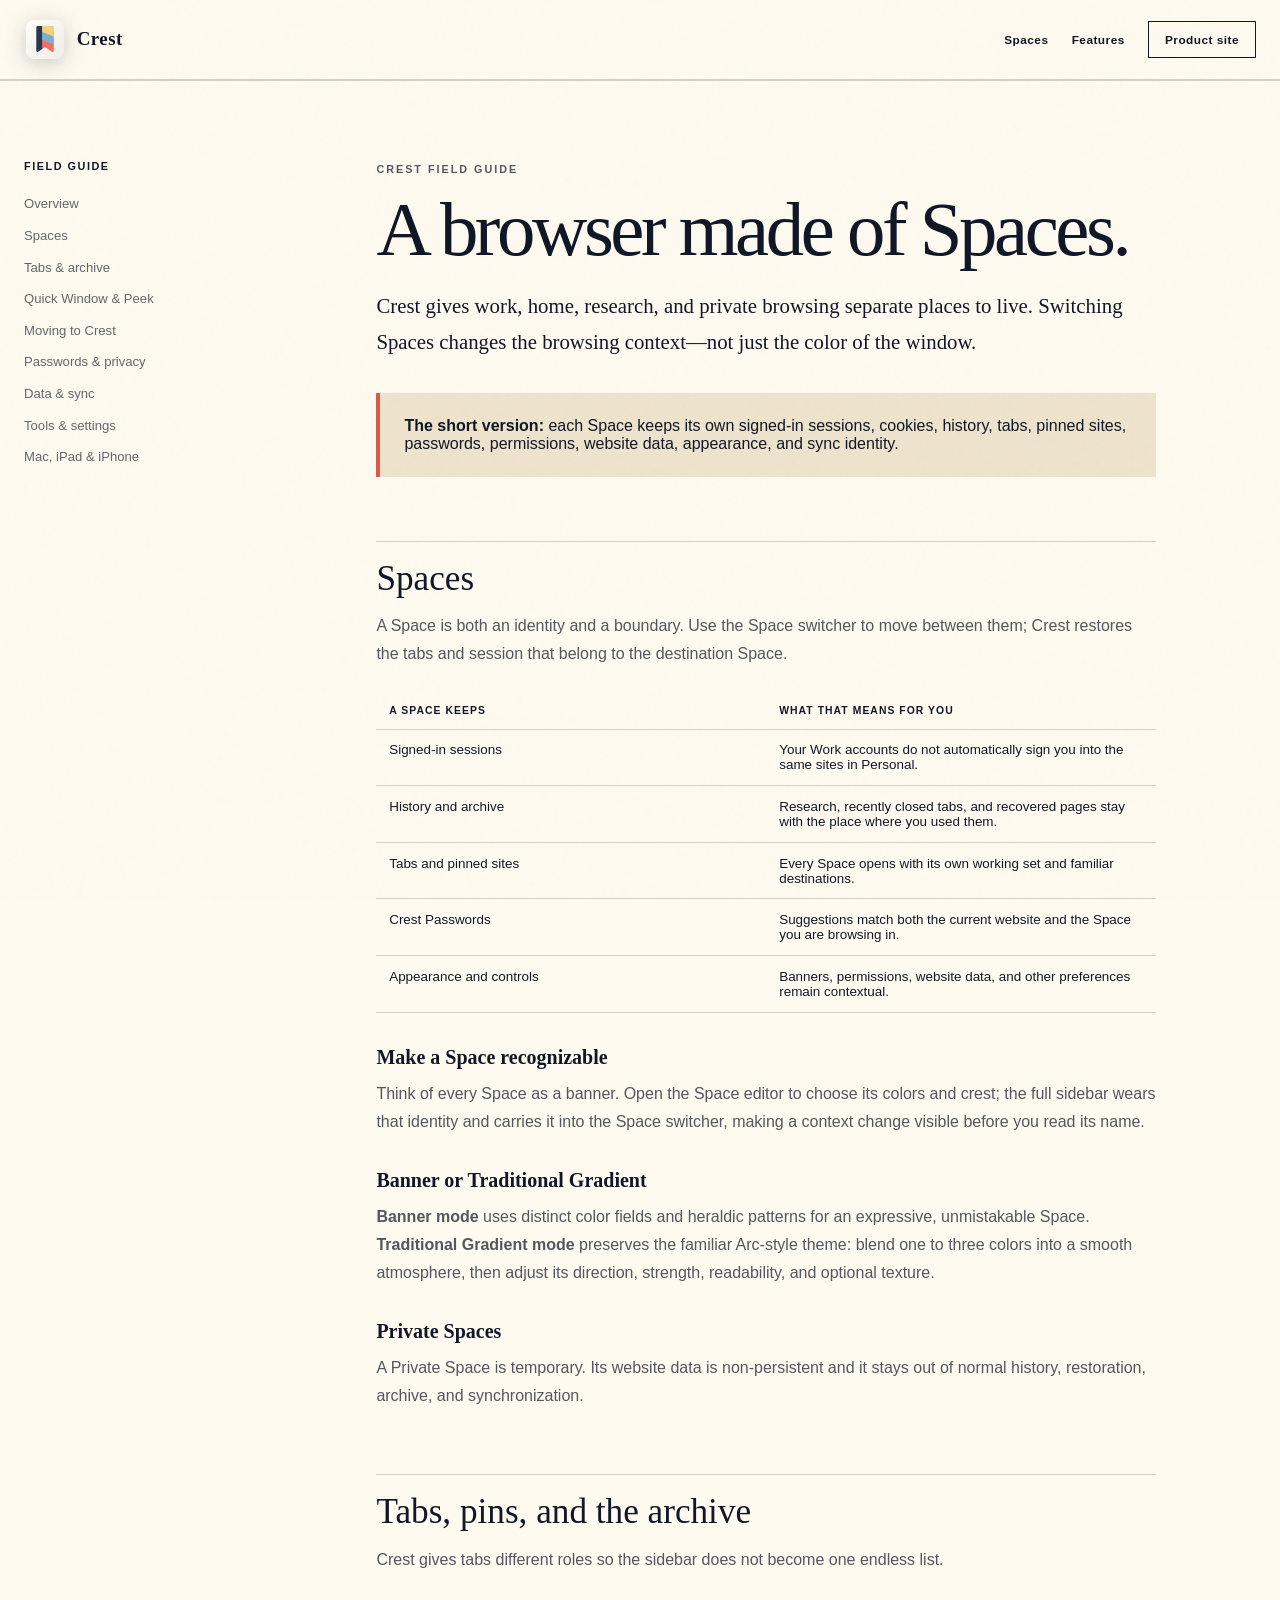
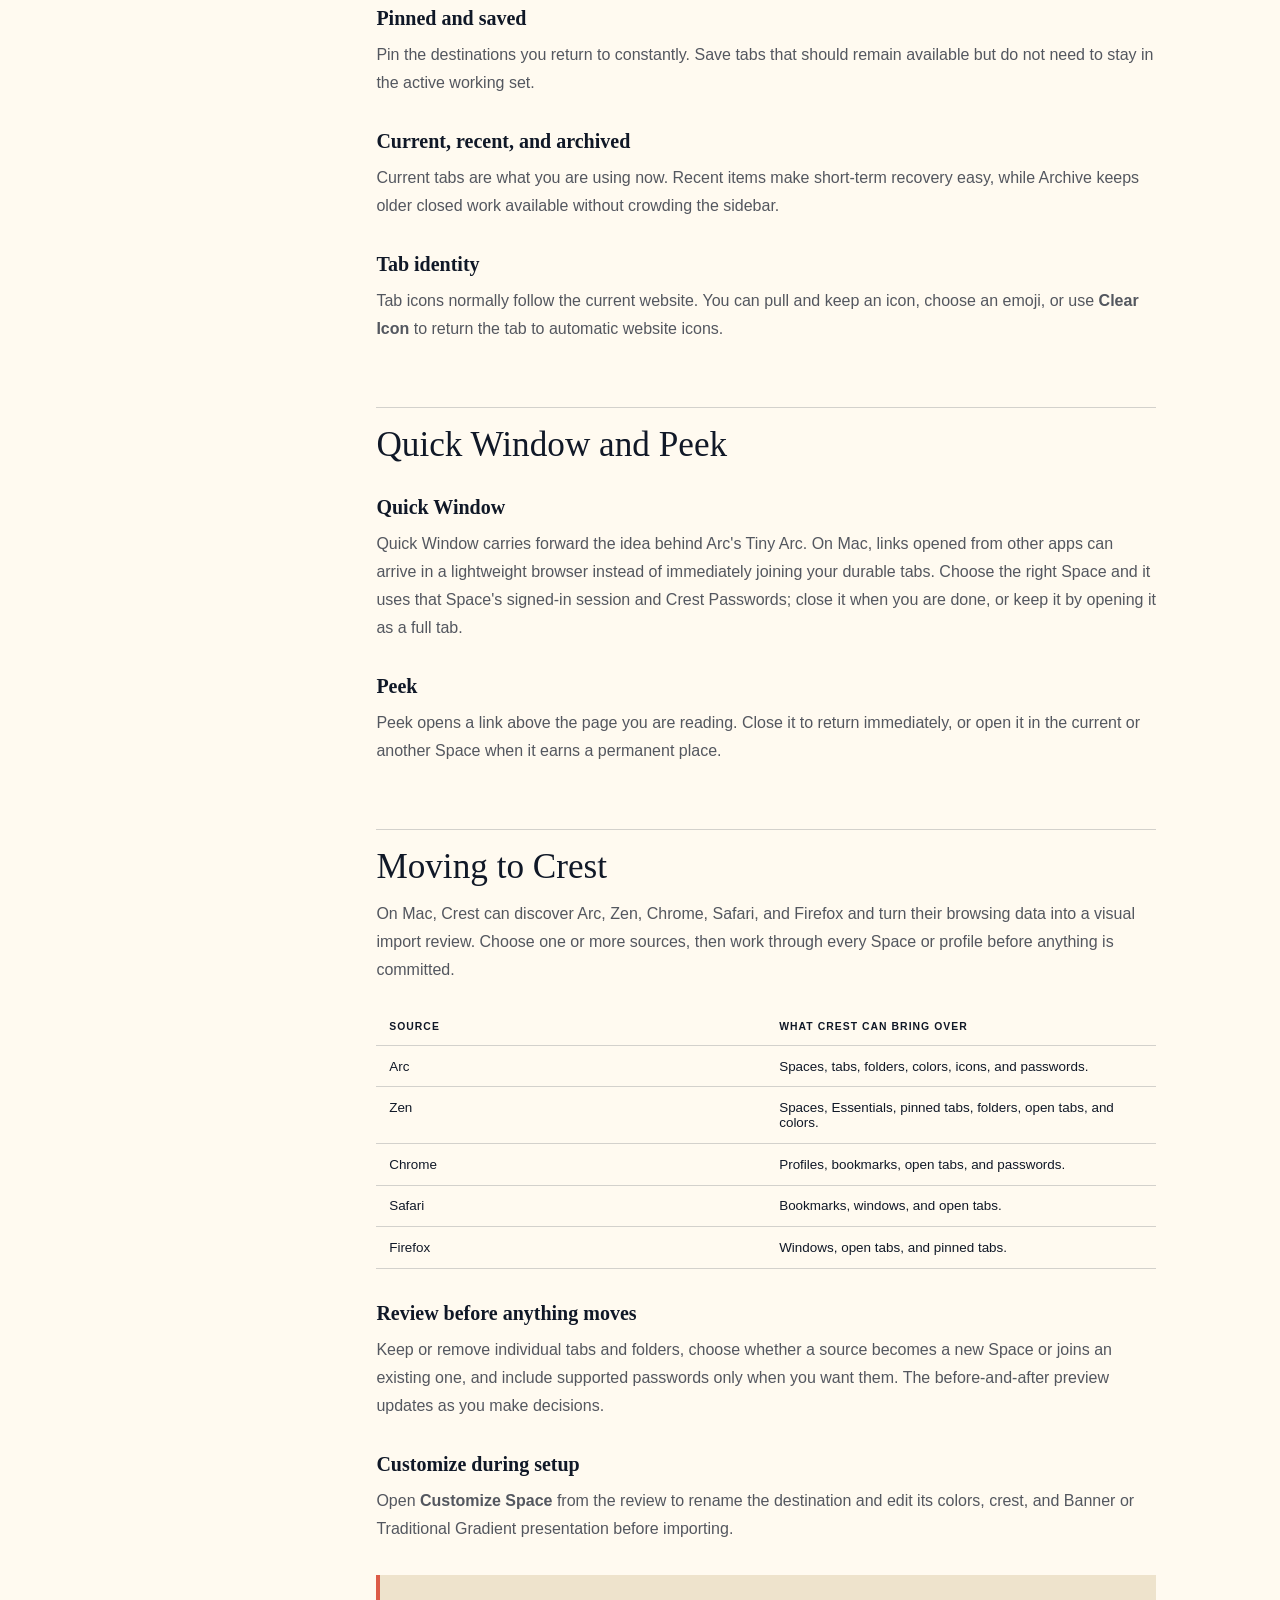
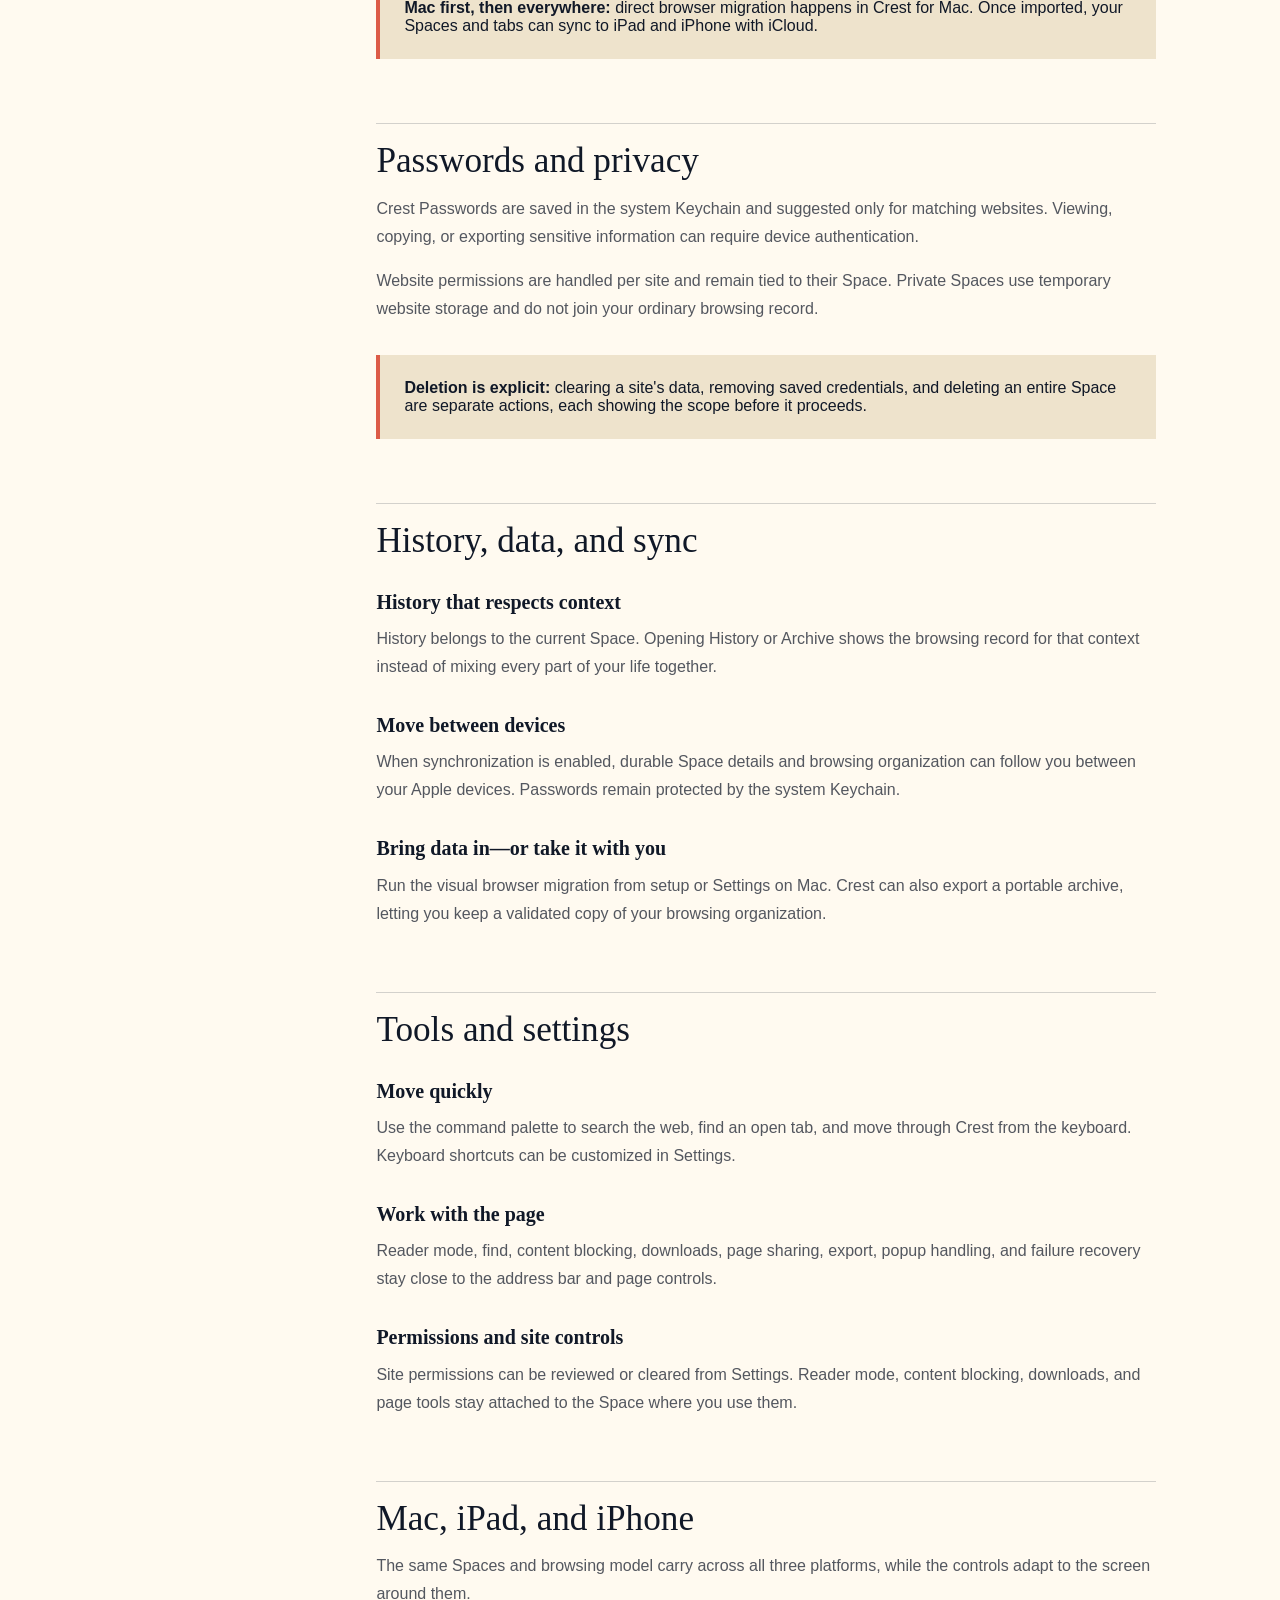
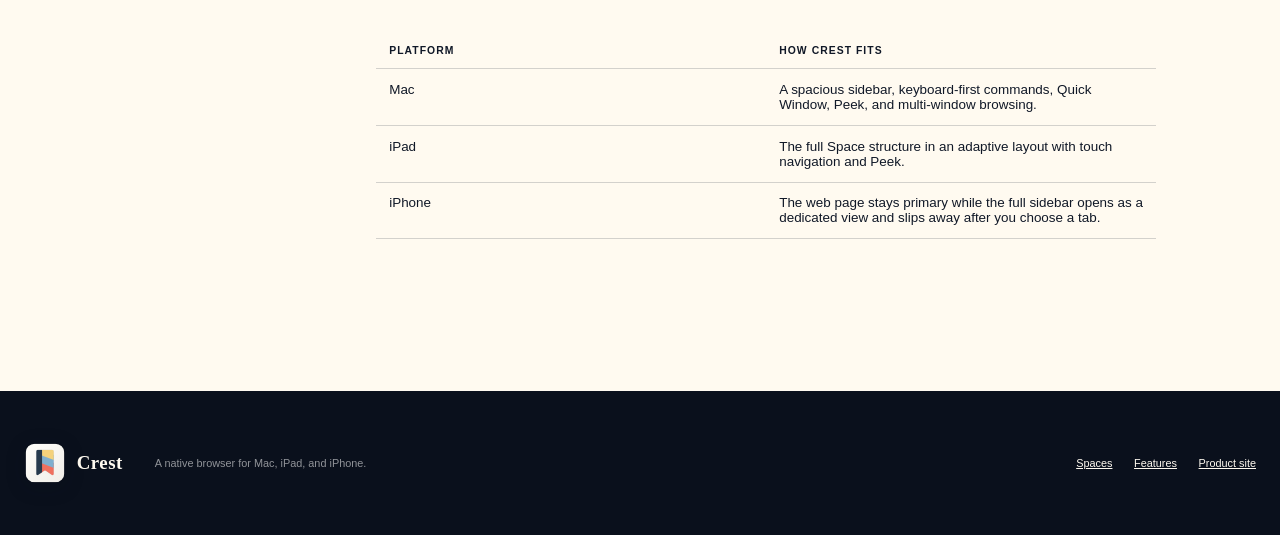
<file: docs/index.html>
<!doctype html>
<html lang="en">
<head>
  <meta charset="utf-8">
  <meta name="viewport" content="width=device-width, initial-scale=1">
  <meta name="theme-color" content="#fffaf0">
  <meta name="description" content="Learn how Crest Spaces, tabs, Quick Window, Peek, passwords, privacy, sync, and native browsing work across Mac, iPad, and iPhone.">
  <meta name="robots" content="index, follow, max-image-preview:large, max-snippet:-1, max-video-preview:-1">
  <meta name="author" content="Paul Davis">
  <meta name="application-name" content="Crest">
  <meta name="apple-mobile-web-app-title" content="Crest">
  <link rel="canonical" href="https://pauljoda.github.io/Crest-Website/docs/">

  <meta property="og:site_name" content="Crest">
  <meta property="og:locale" content="en_US">
  <meta property="og:type" content="article">
  <meta property="og:url" content="https://pauljoda.github.io/Crest-Website/docs/">
  <meta property="og:title" content="Crest Field Guide — Spaces, Peek, Privacy, and Sync">
  <meta property="og:description" content="A practical guide to Crest's isolated Spaces and native browsing tools across Mac, iPad, and iPhone.">
  <meta property="og:image" content="https://pauljoda.github.io/Crest-Website/assets/og-card-brand.jpg">
  <meta property="og:image:type" content="image/jpeg">
  <meta property="og:image:width" content="1200">
  <meta property="og:image:height" content="630">
  <meta property="og:image:alt" content="Crest app icon beside the words Your internet, under your colors">

  <meta name="twitter:card" content="summary_large_image">
  <meta name="twitter:title" content="Crest Field Guide — Spaces, Peek, Privacy, and Sync">
  <meta name="twitter:description" content="A practical guide to Crest's isolated Spaces and native browsing tools across Mac, iPad, and iPhone.">
  <meta name="twitter:image" content="https://pauljoda.github.io/Crest-Website/assets/og-card-brand.jpg">
  <meta name="twitter:image:alt" content="Crest app icon beside the words Your internet, under your colors">

  <title>Crest Field Guide — Spaces, Peek, Privacy, and Sync</title>
  <link rel="icon" href="../favicon.ico" sizes="32x32">
  <link rel="icon" type="image/svg+xml" href="../assets/crest-logo.svg">
  <link rel="icon" type="image/png" sizes="32x32" href="../assets/crest-icon-32.png">
  <link rel="apple-touch-icon" sizes="180x180" href="../assets/apple-touch-icon.png">
  <link rel="mask-icon" href="../assets/crest-logo.svg" color="#101827">
  <link rel="manifest" href="../site.webmanifest">
  <link rel="stylesheet" href="../styles.css">
  <script type="application/ld+json">
    {
      "@context": "https://schema.org",
      "@type": "WebPage",
      "@id": "https://pauljoda.github.io/Crest-Website/docs/#webpage",
      "url": "https://pauljoda.github.io/Crest-Website/docs/",
      "name": "Crest Field Guide",
      "description": "A practical guide to Crest's isolated Spaces and native browsing tools across Mac, iPad, and iPhone.",
      "inLanguage": "en-US",
      "isPartOf": { "@id": "https://pauljoda.github.io/Crest-Website/#website" },
      "about": { "@id": "https://pauljoda.github.io/Crest-Website/#software" },
      "breadcrumb": {
        "@type": "BreadcrumbList",
        "itemListElement": [
          {
            "@type": "ListItem",
            "position": 1,
            "name": "Crest",
            "item": "https://pauljoda.github.io/Crest-Website/"
          },
          {
            "@type": "ListItem",
            "position": 2,
            "name": "Field Guide",
            "item": "https://pauljoda.github.io/Crest-Website/docs/"
          }
        ]
      }
    }
  </script>
</head>
<body class="docs-body">
  <a class="skip-link" href="#docs-content">Skip to documentation</a>
  <header class="site-header scrolled">
    <a class="wordmark" href="../"><img class="brand-mark" src="../assets/crest-logo.svg" alt="" aria-hidden="true"><span>Crest</span></a>
    <nav aria-label="Primary navigation"><a href="../#spaces">Spaces</a><a href="../#features">Features</a><a class="nav-cta" href="../">Product site</a></nav>
  </header>
  <main class="docs-shell">
    <aside class="docs-nav" aria-label="Field guide sections">
      <p>Field guide</p>
      <a href="#overview">Overview</a>
      <a href="#spaces">Spaces</a>
      <a href="#tabs">Tabs &amp; archive</a>
      <a href="#quick-and-peek">Quick Window &amp; Peek</a>
      <a href="#migration">Moving to Crest</a>
      <a href="#passwords">Passwords &amp; privacy</a>
      <a href="#data">Data &amp; sync</a>
      <a href="#tools">Tools &amp; settings</a>
      <a href="#platforms">Mac, iPad &amp; iPhone</a>
    </aside>
    <article class="docs-content" id="docs-content">
      <p class="eyebrow">Crest field guide</p>
      <h1 id="overview">A browser made of Spaces.</h1>
      <p class="docs-lede">Crest gives work, home, research, and private browsing separate places to live. Switching Spaces changes the browsing context—not just the color of the window.</p>

      <div class="docs-callout"><strong>The short version:</strong> each Space keeps its own signed-in sessions, cookies, history, tabs, pinned sites, passwords, permissions, website data, appearance, and sync identity.</div>

      <h2 id="spaces">Spaces</h2>
      <p>A Space is both an identity and a boundary. Use the Space switcher to move between them; Crest restores the tabs and session that belong to the destination Space.</p>
      <table class="docs-table">
        <thead><tr><th>A Space keeps</th><th>What that means for you</th></tr></thead>
        <tbody>
          <tr><td>Signed-in sessions</td><td>Your Work accounts do not automatically sign you into the same sites in Personal.</td></tr>
          <tr><td>History and archive</td><td>Research, recently closed tabs, and recovered pages stay with the place where you used them.</td></tr>
          <tr><td>Tabs and pinned sites</td><td>Every Space opens with its own working set and familiar destinations.</td></tr>
          <tr><td>Crest Passwords</td><td>Suggestions match both the current website and the Space you are browsing in.</td></tr>
          <tr><td>Appearance and controls</td><td>Banners, permissions, website data, and other preferences remain contextual.</td></tr>
        </tbody>
      </table>
      <h3>Make a Space recognizable</h3>
      <p>Think of every Space as a banner. Open the Space editor to choose its colors and crest; the full sidebar wears that identity and carries it into the Space switcher, making a context change visible before you read its name.</p>
      <h3>Banner or Traditional Gradient</h3>
      <p><strong>Banner mode</strong> uses distinct color fields and heraldic patterns for an expressive, unmistakable Space. <strong>Traditional Gradient mode</strong> preserves the familiar Arc-style theme: blend one to three colors into a smooth atmosphere, then adjust its direction, strength, readability, and optional texture.</p>
      <h3>Private Spaces</h3>
      <p>A Private Space is temporary. Its website data is non-persistent and it stays out of normal history, restoration, archive, and synchronization.</p>

      <h2 id="tabs">Tabs, pins, and the archive</h2>
      <p>Crest gives tabs different roles so the sidebar does not become one endless list.</p>
      <h3>Pinned and saved</h3>
      <p>Pin the destinations you return to constantly. Save tabs that should remain available but do not need to stay in the active working set.</p>
      <h3>Current, recent, and archived</h3>
      <p>Current tabs are what you are using now. Recent items make short-term recovery easy, while Archive keeps older closed work available without crowding the sidebar.</p>
      <h3>Tab identity</h3>
      <p>Tab icons normally follow the current website. You can pull and keep an icon, choose an emoji, or use <strong>Clear Icon</strong> to return the tab to automatic website icons.</p>

      <h2 id="quick-and-peek">Quick Window and Peek</h2>
      <h3>Quick Window</h3>
      <p>Quick Window carries forward the idea behind Arc's Tiny Arc. On Mac, links opened from other apps can arrive in a lightweight browser instead of immediately joining your durable tabs. Choose the right Space and it uses that Space's signed-in session and Crest Passwords; close it when you are done, or keep it by opening it as a full tab.</p>
      <h3>Peek</h3>
      <p>Peek opens a link above the page you are reading. Close it to return immediately, or open it in the current or another Space when it earns a permanent place.</p>

      <h2 id="migration">Moving to Crest</h2>
      <p>On Mac, Crest can discover Arc, Zen, Chrome, Safari, and Firefox and turn their browsing data into a visual import review. Choose one or more sources, then work through every Space or profile before anything is committed.</p>
      <table class="docs-table">
        <thead><tr><th>Source</th><th>What Crest can bring over</th></tr></thead>
        <tbody>
          <tr><td>Arc</td><td>Spaces, tabs, folders, colors, icons, and passwords.</td></tr>
          <tr><td>Zen</td><td>Spaces, Essentials, pinned tabs, folders, open tabs, and colors.</td></tr>
          <tr><td>Chrome</td><td>Profiles, bookmarks, open tabs, and passwords.</td></tr>
          <tr><td>Safari</td><td>Bookmarks, windows, and open tabs.</td></tr>
          <tr><td>Firefox</td><td>Windows, open tabs, and pinned tabs.</td></tr>
        </tbody>
      </table>
      <h3>Review before anything moves</h3>
      <p>Keep or remove individual tabs and folders, choose whether a source becomes a new Space or joins an existing one, and include supported passwords only when you want them. The before-and-after preview updates as you make decisions.</p>
      <h3>Customize during setup</h3>
      <p>Open <strong>Customize Space</strong> from the review to rename the destination and edit its colors, crest, and Banner or Traditional Gradient presentation before importing.</p>
      <div class="docs-callout"><strong>Mac first, then everywhere:</strong> direct browser migration happens in Crest for Mac. Once imported, your Spaces and tabs can sync to iPad and iPhone with iCloud.</div>

      <h2 id="passwords">Passwords and privacy</h2>
      <p>Crest Passwords are saved in the system Keychain and suggested only for matching websites. Viewing, copying, or exporting sensitive information can require device authentication.</p>
      <p>Website permissions are handled per site and remain tied to their Space. Private Spaces use temporary website storage and do not join your ordinary browsing record.</p>
      <div class="docs-callout"><strong>Deletion is explicit:</strong> clearing a site's data, removing saved credentials, and deleting an entire Space are separate actions, each showing the scope before it proceeds.</div>

      <h2 id="data">History, data, and sync</h2>
      <h3>History that respects context</h3>
      <p>History belongs to the current Space. Opening History or Archive shows the browsing record for that context instead of mixing every part of your life together.</p>
      <h3>Move between devices</h3>
      <p>When synchronization is enabled, durable Space details and browsing organization can follow you between your Apple devices. Passwords remain protected by the system Keychain.</p>
      <h3>Bring data in—or take it with you</h3>
      <p>Run the visual browser migration from setup or Settings on Mac. Crest can also export a portable archive, letting you keep a validated copy of your browsing organization.</p>

      <h2 id="tools">Tools and settings</h2>
      <h3>Move quickly</h3>
      <p>Use the command palette to search the web, find an open tab, and move through Crest from the keyboard. Keyboard shortcuts can be customized in Settings.</p>
      <h3>Work with the page</h3>
      <p>Reader mode, find, content blocking, downloads, page sharing, export, popup handling, and failure recovery stay close to the address bar and page controls.</p>
      <h3>Permissions and site controls</h3>
      <p>Site permissions can be reviewed or cleared from Settings. Reader mode, content blocking, downloads, and page tools stay attached to the Space where you use them.</p>

      <h2 id="platforms">Mac, iPad, and iPhone</h2>
      <p>The same Spaces and browsing model carry across all three platforms, while the controls adapt to the screen around them.</p>
      <table class="docs-table">
        <thead><tr><th>Platform</th><th>How Crest fits</th></tr></thead>
        <tbody>
          <tr><td>Mac</td><td>A spacious sidebar, keyboard-first commands, Quick Window, Peek, and multi-window browsing.</td></tr>
          <tr><td>iPad</td><td>The full Space structure in an adaptive layout with touch navigation and Peek.</td></tr>
          <tr><td>iPhone</td><td>The web page stays primary while the full sidebar opens as a dedicated view and slips away after you choose a tab.</td></tr>
        </tbody>
      </table>
    </article>
  </main>
  <footer><a class="wordmark" href="../"><img class="brand-mark" src="../assets/crest-logo.svg" alt="" aria-hidden="true"><span>Crest</span></a><p>A native browser for Mac, iPad, and iPhone.</p><div><a href="../#spaces">Spaces</a><a href="../#features">Features</a><a href="../">Product site</a></div></footer>
</body>
</html>
</file>
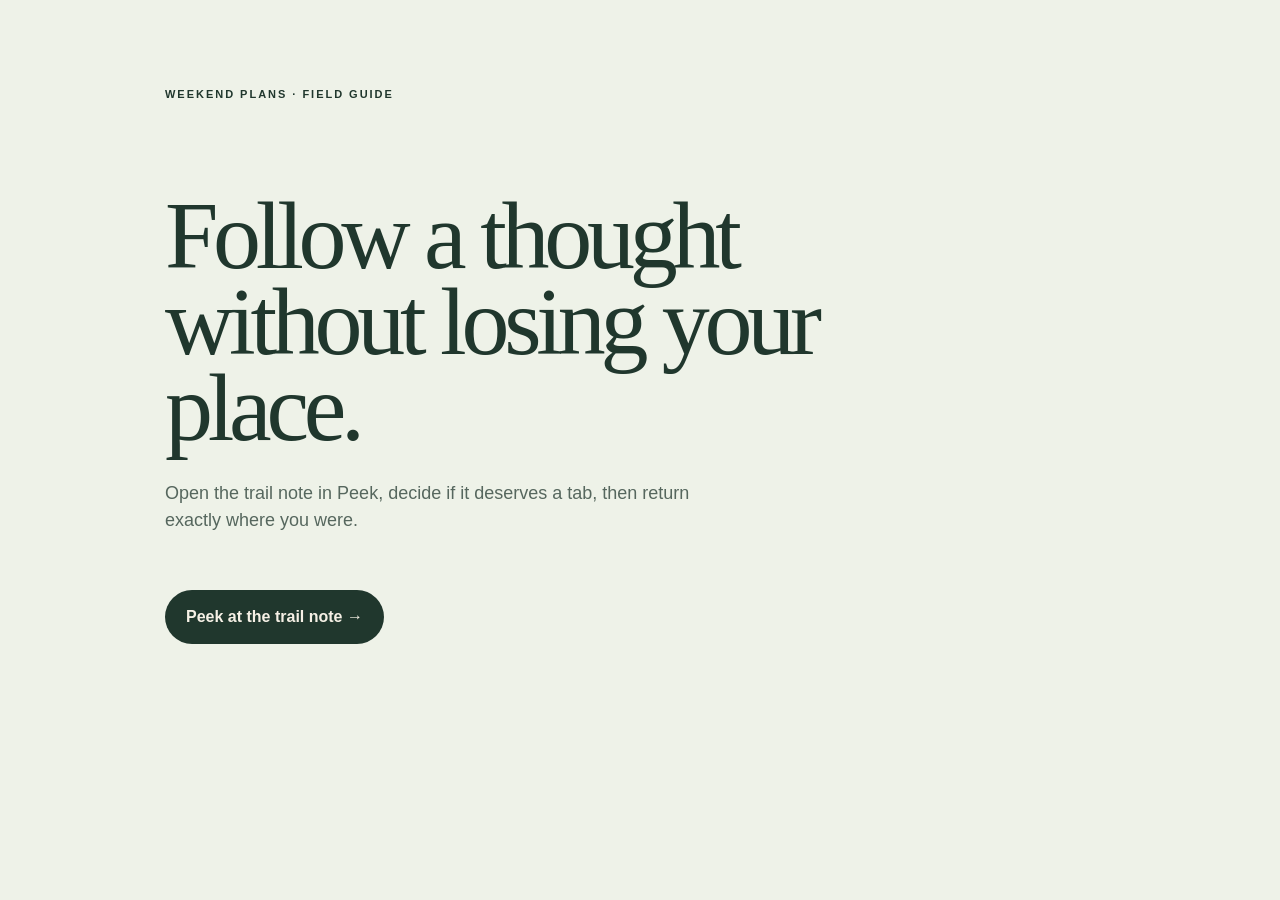
<file: demos/source/index.html>
<!doctype html>
<html lang="en">
  <head>
    <meta charset="utf-8">
    <meta name="viewport" content="width=device-width, initial-scale=1">
    <meta name="robots" content="noindex, nofollow">
    <title>Personal Field Guide</title>
    <link rel="icon" type="image/svg+xml" href="../../assets/crest-logo.svg">
    <style>
      * { box-sizing: border-box; }
      body {
        margin: 0;
        min-height: 100vh;
        padding: clamp(42px, 8vw, 86px);
        color: #20372d;
        background: #eef2e8;
        font: 16px/1.5 -apple-system, BlinkMacSystemFont, sans-serif;
      }
      main { max-width: 950px; margin: auto; }
      .kicker { font-size: 11px; font-weight: 800; letter-spacing: .18em; }
      h1 {
        max-width: 760px;
        margin: 10vh 0 28px;
        font: 500 clamp(54px, 9vw, 96px)/.9 Georgia, serif;
        letter-spacing: -.055em;
      }
      p { max-width: 560px; color: #56675e; font-size: 18px; }
      a {
        display: inline-flex;
        margin-top: 38px;
        padding: 15px 21px;
        border-radius: 999px;
        color: #f5f0e5;
        background: #20372d;
        font-weight: 700;
        text-decoration: none;
      }
    </style>
  </head>
  <body>
    <main>
      <div class="kicker">WEEKEND PLANS · FIELD GUIDE</div>
      <h1>Follow a thought without losing your place.</h1>
      <p>Open the trail note in Peek, decide if it deserves a tab, then return exactly where you were.</p>
      <a href="../trail/">Peek at the trail note →</a>
    </main>
  </body>
</html>
</file>
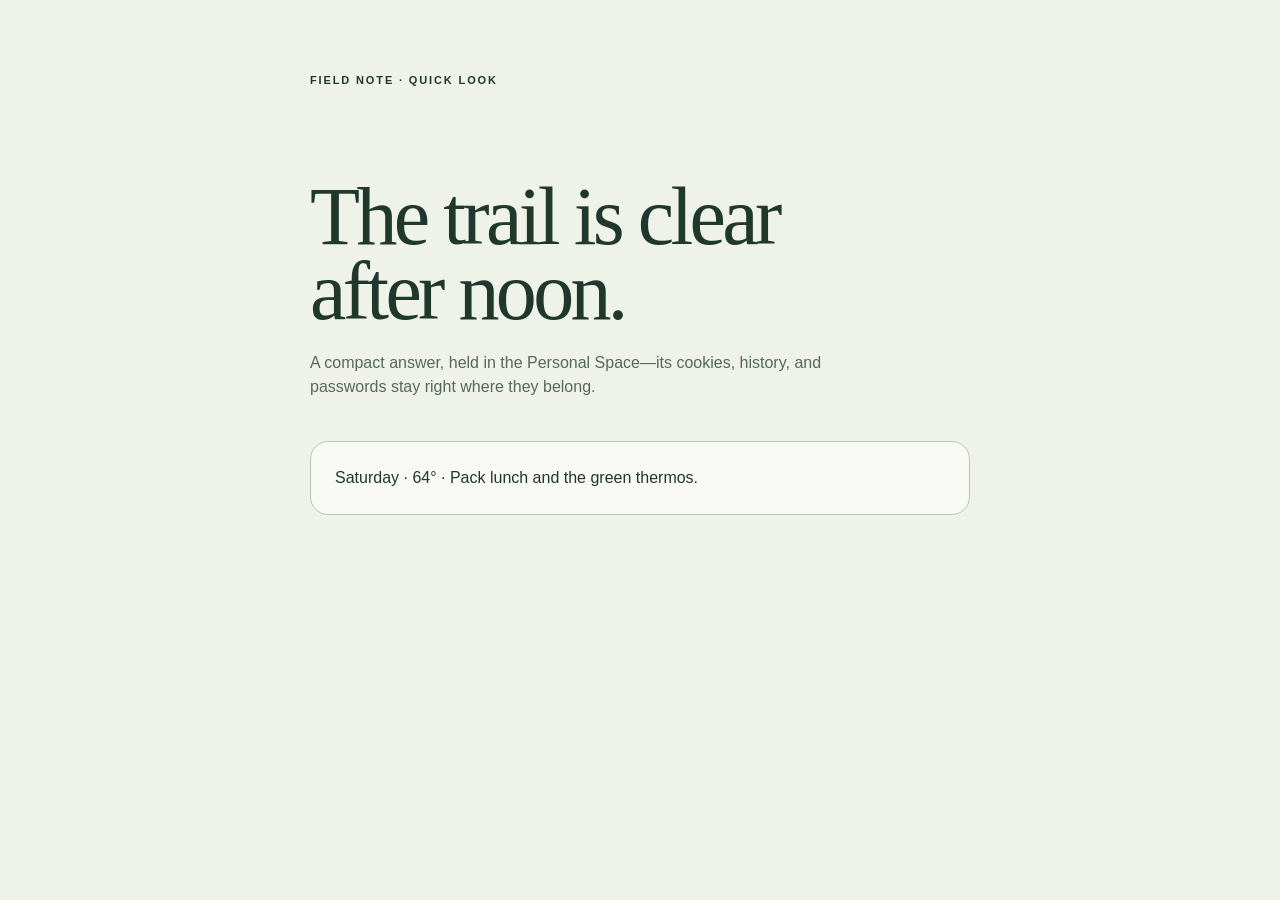
<file: demos/trail/index.html>
<!doctype html>
<html lang="en">
  <head>
    <meta charset="utf-8">
    <meta name="viewport" content="width=device-width, initial-scale=1">
    <meta name="robots" content="noindex, nofollow">
    <title>Saturday Trail Note</title>
    <link rel="icon" type="image/svg+xml" href="../../assets/crest-logo.svg">
    <style>
      * { box-sizing: border-box; }
      body {
        margin: 0;
        min-height: 100vh;
        padding: clamp(34px, 8vw, 72px);
        color: #20372d;
        background: #eef2e8;
        font: 16px/1.5 -apple-system, BlinkMacSystemFont, sans-serif;
      }
      main { max-width: 660px; margin: auto; }
      .kicker { font-size: 11px; font-weight: 800; letter-spacing: .17em; }
      h1 {
        max-width: 580px;
        margin: clamp(48px, 10vh, 90px) 0 22px;
        font: 500 clamp(48px, 9vw, 82px)/.92 Georgia, serif;
        letter-spacing: -.045em;
      }
      p { max-width: 520px; color: #56675e; }
      .card {
        margin-top: 42px;
        padding: 24px;
        border: 1px solid #b9c5b7;
        border-radius: 18px;
        background: rgba(255, 255, 255, .6);
      }
    </style>
  </head>
  <body>
    <main>
      <div class="kicker">FIELD NOTE · QUICK LOOK</div>
      <h1>The trail is clear after noon.</h1>
      <p>A compact answer, held in the Personal Space—its cookies, history, and passwords stay right where they belong.</p>
      <div class="card">Saturday · 64° · Pack lunch and the green thermos.</div>
    </main>
  </body>
</html>
</file>
<file: styles.css>
:root {
  --parchment: #eee3cc;
  --paper: #fffaf0;
  --ink: #101827;
  --ink-raised: #18243a;
  --ink-soft: #2b3850;
  --coral: #dc5b47;
  --sky: #78a9c7;
  --gold: #d2ad58;
  --sage: #738d72;
  --violet: #58406f;
  --line: rgba(16, 24, 39, .18);
  --line-light: rgba(255, 250, 240, .2);
  --display: "Iowan Old Style", "Baskerville", "Palatino Linotype", Georgia, serif;
  --sans: "Avenir Next", Avenir, "Century Gothic", sans-serif;
  --page: min(1280px, calc(100vw - 3rem));
}

* { box-sizing: border-box; }
html, body {
  max-width: 100%;
  overflow-x: hidden;
}
html { scroll-behavior: smooth; }
body {
  margin: 0;
  color: var(--ink);
  background: var(--parchment);
  font-family: var(--sans);
  -webkit-font-smoothing: antialiased;
}
@supports (overflow: clip) {
  html, body { overflow-x: clip; }
}
body::before {
  content: "";
  position: fixed;
  inset: 0;
  z-index: 40;
  pointer-events: none;
  opacity: .11;
  background-image: url("data:image/svg+xml,%3Csvg viewBox='0 0 180 180' xmlns='http://www.w3.org/2000/svg'%3E%3Cfilter id='n'%3E%3CfeTurbulence type='fractalNoise' baseFrequency='.82' numOctaves='3' stitchTiles='stitch'/%3E%3C/filter%3E%3Crect width='100%25' height='100%25' filter='url(%23n)' opacity='.2'/%3E%3C/svg%3E");
  mix-blend-mode: multiply;
}
a { color: inherit; }
img { display: block; max-width: 100%; }
h1, h2, h3, p { margin-top: 0; }
h1, h2, h3 { text-wrap: balance; }
em { font-weight: 400; }
.skip-link { position: fixed; left: 1rem; top: -5rem; z-index: 60; color: var(--ink); background: var(--paper); padding: .8rem 1rem; }
.skip-link:focus { top: 1rem; }

.site-header {
  position: fixed;
  inset: 0 0 auto;
  z-index: 30;
  height: 5rem;
  padding: 0 max(1.5rem, calc((100vw - 1280px) / 2));
  display: flex;
  align-items: center;
  justify-content: space-between;
  color: var(--paper);
  transition: background .3s ease, color .3s ease, box-shadow .3s ease;
}
.site-header.scrolled {
  color: var(--ink);
  background: rgba(238, 227, 204, .9);
  backdrop-filter: blur(18px);
  box-shadow: 0 1px var(--line);
}
.wordmark { display: inline-flex; align-items: center; gap: .65rem; text-decoration: none; font: 700 1.18rem/1 var(--display); letter-spacing: .025em; }
.brand-mark { width: 2.65rem; height: 2.65rem; flex: 0 0 auto; filter: drop-shadow(0 .3rem .6rem rgba(4, 9, 18, .2)); }
nav { display: flex; align-items: center; gap: 1.45rem; font-size: .74rem; font-weight: 800; letter-spacing: .04em; }
nav a { text-decoration: none; }
nav a:not(.nav-cta) { position: relative; }
nav a:not(.nav-cta)::after { content: ""; position: absolute; left: 0; right: 100%; bottom: -.35rem; height: 1px; background: currentColor; transition: right .2s ease; }
nav a:not(.nav-cta):hover::after { right: 0; }
.nav-cta { border: 1px solid currentColor; padding: .68rem 1rem; }

.eyebrow, .hero-kicker {
  margin-bottom: 1rem;
  font-size: .67rem;
  line-height: 1.4;
  font-weight: 800;
  letter-spacing: .19em;
  text-transform: uppercase;
}
.hero-kicker { color: var(--gold); }
.hero {
  position: relative;
  min-height: 100svh;
  padding: 6.5rem 0 3rem;
  display: grid;
  align-items: center;
  color: var(--paper);
  background:
    radial-gradient(circle at 18% 35%, rgba(120, 169, 199, .18), transparent 29%),
    linear-gradient(118deg, #101827 0 55%, #151d30 55% 100%);
  overflow: hidden;
}
.hero::before { content: ""; position: absolute; inset: 0; opacity: .26; background-image: linear-gradient(rgba(255,255,255,.035) 1px, transparent 1px), linear-gradient(90deg, rgba(255,255,255,.035) 1px, transparent 1px); background-size: 4.75rem 4.75rem; mask-image: linear-gradient(90deg, black, transparent 72%); }
.hero-grid {
  position: relative;
  z-index: 2;
  width: min(1480px, calc(100vw - 3rem));
  margin: 0 auto;
  display: grid;
  grid-template-columns: minmax(0, .92fr) minmax(540px, 1.08fr);
  gap: clamp(2rem, 5vw, 6rem);
  align-items: center;
}
.hero-copy { max-width: 690px; padding: 2rem 0 4rem; }
.hero h1 { max-width: 780px; margin-bottom: 2rem; font: 400 clamp(4.6rem, 7.3vw, 8.6rem)/.84 var(--display); letter-spacing: -.057em; }
.hero h1 em { color: var(--gold); }
.hero-lede { max-width: 630px; margin-bottom: 0; color: rgba(255, 250, 240, .72); font-size: clamp(1rem, 1.35vw, 1.2rem); line-height: 1.7; }
.hero-lede strong { color: var(--paper); }
.hero-actions { display: flex; align-items: center; gap: 1.5rem; margin-top: 2.3rem; flex-wrap: wrap; }
.button { display: inline-flex; align-items: center; justify-content: center; min-height: 3.25rem; padding: .85rem 1.35rem; border: 1px solid transparent; font-size: .76rem; font-weight: 800; letter-spacing: .035em; text-decoration: none; transition: transform .2s ease, background .2s ease; }
.button:hover { transform: translateY(-2px); }
.button-gold { color: var(--ink); background: var(--gold); }
.button-paper { color: var(--ink); background: var(--paper); }
.text-link { font-size: .77rem; font-weight: 800; text-underline-offset: .35em; }
.text-link span { margin-left: .3rem; }
.text-link-light { color: var(--paper); }
.hero-platforms { display: flex; gap: .65rem; margin-top: 2.4rem; }
.hero-platforms span { padding: .42rem .7rem; border: 1px solid rgba(255, 250, 240, .28); font-size: .58rem; font-weight: 800; letter-spacing: .12em; text-transform: uppercase; }
.hero-heraldry { height: min(78svh, 810px); display: flex; align-items: flex-start; gap: clamp(.55rem, 1.1vw, 1.1rem); }
.hero-standard {
  --field: #3c0e1a;
  --primary: #722030;
  --charge: #c9a254;
  position: relative;
  width: 25%;
  height: var(--standard-height);
  min-height: 30rem;
  padding: 1.35rem .55rem 4rem;
  display: flex;
  flex-direction: column;
  align-items: center;
  color: #fff8e8;
  background:
    linear-gradient(158deg, transparent 0 48%, rgba(255,255,255,.06) 48% 50%, transparent 50%),
    linear-gradient(155deg, var(--field) 0 44%, var(--primary) 44% 67%, var(--charge) 67% 100%);
  clip-path: polygon(0 0, 100% 0, 100% 90%, 50% 100%, 0 90%);
  box-shadow: inset 0 0 0 1px rgba(255,255,255,.18);
  animation: standard-enter 1s cubic-bezier(.18,.8,.25,1) both;
  animation-delay: var(--delay);
  overflow: hidden;
}
.hero-standard::before { content: ""; position: absolute; inset: 0; background: linear-gradient(90deg, rgba(0,0,0,.2), transparent 18%, transparent 82%, rgba(0,0,0,.2)); }
.standard-work { --field: #0d2034; --primary: #37699e; --charge: #bd8e27; }
.standard-personal { --field: #557b5d; --primary: #b5a381; --charge: #b83b2d; }
.standard-meadow { --field: #152318; --primary: #345738; --charge: #bca766; }
.standard-storm { --field: #151824; --primary: #313848; --charge: #b08f4a; }
.standard-name, .standard-motto, .hero-standard img { position: relative; z-index: 1; }
.standard-name { font: 700 clamp(.56rem, .75vw, .72rem)/1 var(--sans); letter-spacing: .18em; text-transform: uppercase; }
.hero-standard img { width: min(100%, 9rem); margin: auto 0; filter: drop-shadow(0 1rem 1.2rem rgba(0,0,0,.25)); }
.standard-motto { max-width: 7.5rem; text-align: center; font: 600 clamp(.5rem, .65vw, .62rem)/1.45 var(--sans); letter-spacing: .1em; text-transform: uppercase; }
.hero-independence { position: absolute; z-index: 3; right: 1.5rem; bottom: 1rem; margin: 0; color: rgba(255,250,240,.38); font-size: .52rem; letter-spacing: .08em; text-transform: uppercase; }
@keyframes standard-enter { from { transform: translateY(-110%); } to { transform: translateY(0); } }

.running-order { overflow: hidden; color: var(--ink); background: var(--gold); border-block: 1px solid rgba(16,24,39,.5); padding: .8rem 0; font: 800 .64rem/1 var(--sans); text-transform: uppercase; letter-spacing: .16em; white-space: nowrap; }
.running-order div { width: max-content; animation: marquee 24s linear infinite; }
.running-order div::after { content: "The best of Arc · Carried forward · Native on Mac · Expanded to iPad · Reimagined for iPhone · The best of Arc · Carried forward · Native on Mac · Expanded to iPad · Reimagined for iPhone ·"; }
@keyframes marquee { to { transform: translateX(-50%); } }

.arc-story { padding: clamp(6.5rem, 11vw, 11rem) max(1.5rem, calc((100vw - 1280px) / 2)); background: var(--paper); }
.arc-story-lead { display: grid; grid-template-columns: minmax(0, 1.35fr) minmax(260px, .65fr); column-gap: clamp(3rem, 7vw, 8rem); align-items: end; }
.arc-story-lead .eyebrow { grid-column: 1 / -1; }
.arc-story h2, .section-heading h2, .space-story h2, .identity h2, .final-cta h2 { margin-bottom: 0; font: 400 clamp(3.6rem, 6.3vw, 7rem)/.92 var(--display); letter-spacing: -.05em; }
.arc-story h2 em { color: var(--coral); }
.story-declaration { margin: 0 0 .6rem; color: rgba(16,24,39,.67); font: 400 1.08rem/1.75 var(--sans); }
.arc-bridge { margin-top: clamp(4rem, 8vw, 7.5rem); display: grid; grid-template-columns: 1fr 180px 1fr; gap: clamp(1.25rem, 3vw, 3rem); align-items: center; }
.bridge-card { min-height: 560px; padding: clamp(2.2rem, 4vw, 4.2rem); }
.bridge-card h3 { margin: 0 0 2.5rem; font: 400 clamp(2.35rem, 3.7vw, 4rem)/.95 var(--display); letter-spacing: -.035em; }
.bridge-inherit { color: var(--paper); background: var(--ink); }
.bridge-expand { background: var(--parchment); border: 1px solid var(--line); }
.bridge-card ul { margin: 0; padding: 0; list-style: none; border-top: 1px solid currentColor; }
.bridge-card li { padding: 1rem 0; display: grid; grid-template-columns: 7.5rem 1fr; gap: 1rem; border-bottom: 1px solid currentColor; }
.bridge-card li strong { font-size: .7rem; letter-spacing: .08em; text-transform: uppercase; }
.bridge-card li span { color: rgba(16,24,39,.62); font-size: .78rem; line-height: 1.55; }
.bridge-inherit li span { color: rgba(255,250,240,.61); }
.bridge-crest { display: grid; place-items: center; gap: 1.25rem; }
.bridge-crest img { width: 150px; }
.bridge-line { display: block; width: 1px; height: 72px; background: var(--line); }

.platform-story { padding: clamp(6.5rem, 11vw, 10rem) max(1.5rem, calc((100vw - 1280px) / 2)); color: var(--paper); background: #49365f; }
.section-heading { width: var(--page); margin: 0 auto 4.5rem; display: grid; grid-template-columns: 1.25fr .75fr; column-gap: clamp(3rem, 7vw, 8rem); align-items: end; }
.section-heading .eyebrow { grid-column: 1 / -1; }
.section-heading > p:last-child { margin: 0 0 .5rem; color: rgba(16,24,39,.64); line-height: 1.75; }
.section-heading-light > p:last-child { color: rgba(255,250,240,.66); }
.platform-grid { display: grid; grid-template-columns: 1.25fr .75fr; gap: 1.15rem; }
.platform-card { min-width: 0; color: var(--ink); background: var(--paper); }
.platform-mac { grid-column: 1 / -1; min-height: 650px; display: grid; grid-template-columns: .7fr 1.3fr; }
.platform-copy { position: relative; padding: clamp(2rem, 4vw, 4rem); }
.platform-copy h3 { margin: .3rem 0 1.2rem; font: 400 clamp(2.6rem, 4.4vw, 4.7rem)/.92 var(--display); letter-spacing: -.04em; }
.platform-copy > p:last-of-type { color: rgba(16,24,39,.66); font-size: .86rem; line-height: 1.7; }
.platform-copy ul { margin: 2rem 0 0; padding: 1.2rem 0 0; border-top: 1px solid var(--line); list-style: none; }
.platform-copy li { padding: .38rem 0; font-size: .68rem; font-weight: 800; letter-spacing: .06em; text-transform: uppercase; }
.platform-index { position: absolute; top: 1.2rem; right: 1.4rem; color: rgba(16,24,39,.25); font: 400 2.5rem/1 var(--display); }
.platform-shot { min-width: 0; margin: 0; display: grid; place-items: center; background: #e8deca; overflow: hidden; }
.platform-shot img { width: 100%; height: 100%; object-fit: contain; }
.platform-shot-mac { padding: 2rem; }
.platform-ipad { display: flex; flex-direction: column; }
.platform-ipad .platform-shot { aspect-ratio: 2420 / 1668; }
.platform-field { position: relative; min-height: clamp(170px, 19vw, 290px); flex: 1; padding: clamp(1.5rem, 3vw, 2.8rem); display: flex; align-items: flex-end; justify-content: space-between; gap: 1.5rem; color: var(--paper); background: linear-gradient(155deg, transparent 0 38%, rgba(55,105,158,.96) 38% 66%, transparent 66%), linear-gradient(14deg, #bd8e27 0 34%, transparent 34%), #0d2034; overflow: hidden; }
.platform-field::before { content: ""; position: absolute; width: 70%; aspect-ratio: 1; left: -36%; top: -80%; border: 1px solid rgba(255,250,240,.16); border-radius: 50%; box-shadow: 0 0 0 2.5rem rgba(255,250,240,.025), 0 0 0 5rem rgba(255,250,240,.018); }
.platform-field img { position: relative; width: min(30%, 125px); max-height: 145px; filter: drop-shadow(0 .9rem 1.4rem rgba(4,9,18,.28)); }
.platform-field p { position: relative; margin: 0; display: flex; flex-direction: column; align-items: flex-end; text-align: right; }
.platform-field span { margin-bottom: .45rem; font-size: .55rem; font-weight: 800; letter-spacing: .16em; text-transform: uppercase; }
.platform-field strong { font: 400 clamp(1.7rem, 2.6vw, 2.7rem)/.95 var(--display); }
.platform-iphone { display: grid; grid-template-columns: 1fr .55fr; background: #d9e1d4; }
.platform-shot-phone { min-height: 590px; padding: 1.5rem .75rem; background: #c4d0c1; }
.platform-shot-phone img { max-height: 540px; }

.sidebar-story { margin-top: 1.15rem; padding: clamp(2.5rem, 5vw, 5.5rem); color: var(--paper); background: #101827; border: 1px solid rgba(255,250,240,.16); overflow: hidden; }
.sidebar-story-copy { display: grid; grid-template-columns: 1.22fr .78fr; column-gap: clamp(2rem, 6vw, 7rem); align-items: end; }
.sidebar-story-copy .eyebrow { grid-column: 1 / -1; color: var(--gold); }
.sidebar-story-copy h3 { max-width: 800px; margin: 0; font: 400 clamp(3rem, 5.4vw, 6rem)/.9 var(--display); letter-spacing: -.048em; }
.sidebar-story-copy h3 em { color: var(--gold); }
.sidebar-story-copy > p:last-child { margin: 0 0 .45rem; color: rgba(255,250,240,.67); font-size: .9rem; line-height: 1.75; }
.sidebar-wide-pair { margin-top: clamp(3rem, 6vw, 5.5rem); display: grid; grid-template-columns: 1fr 1fr; gap: .8rem; align-items: start; }
.sidebar-wide-pair figure { min-width: 0; margin: 0; padding: .65rem; color: var(--ink); background: var(--parchment); }
.sidebar-wide-pair img { width: 100%; height: auto; object-fit: contain; background: #d7d2c4; }
.sidebar-wide-pair figcaption { min-height: 3.4rem; padding: .8rem .35rem .15rem; display: flex; align-items: baseline; justify-content: space-between; gap: 1rem; color: rgba(16,24,39,.58); font-size: .62rem; line-height: 1.35; }
.sidebar-wide-pair figcaption span { color: var(--ink); font-weight: 800; letter-spacing: .13em; text-transform: uppercase; }
.sidebar-mobile-sequence { width: min(820px, 100%); margin: clamp(3rem, 7vw, 6rem) auto 0; display: grid; grid-template-columns: minmax(0,1fr) 7.5rem minmax(0,1fr); gap: 1.2rem; align-items: center; }
.sidebar-mobile-sequence figure { position: relative; min-width: 0; margin: 0; padding: .75rem; background: rgba(255,250,240,.07); border: 1px solid rgba(255,250,240,.18); }
.sidebar-mobile-sequence img { width: 100%; max-height: 660px; object-fit: contain; }
.sidebar-mobile-step { position: absolute; z-index: 1; top: 1.25rem; left: 1.25rem; padding: .5rem .65rem; color: var(--ink); background: var(--gold); font-size: .55rem; font-weight: 800; letter-spacing: .1em; text-transform: uppercase; }
.sidebar-transition-mark { display: grid; place-items: center; gap: .8rem; color: rgba(255,250,240,.52); font-size: .55rem; font-weight: 800; letter-spacing: .12em; text-align: center; text-transform: uppercase; }
.sidebar-transition-mark b { color: var(--gold); font: 400 3.5rem/1 var(--display); }

.space-story { padding: clamp(6.5rem, 11vw, 10rem) 0; color: var(--ink); background: var(--parchment); overflow: hidden; }
.space-story-intro { width: var(--page); margin: 0 auto 3rem; display: grid; grid-template-columns: 1.25fr .75fr; gap: clamp(3rem, 7vw, 8rem); align-items: end; }
.space-story-lede { margin: 0 0 .5rem; color: rgba(16,24,39,.66); font-size: .92rem; line-height: 1.75; }
.space-browser-showcase { width: min(1180px, calc(100vw - 3rem)); margin: 0 auto; }
.space-browser-shell { outline: none; touch-action: pan-y; }
.space-browser-shell:focus-visible .space-browser-screen { outline: 2px solid var(--coral); outline-offset: 5px; }
.space-browser-screen { position: relative; aspect-ratio: 8 / 5; overflow: hidden; background: #0f1622; box-shadow: 0 2.2rem 5rem rgba(16,24,39,.2); }
.space-browser-picture { position: absolute; inset: 0; margin: 0; opacity: 0; transform: translateX(1.25%); transition: opacity .4s ease, transform .7s cubic-bezier(.2,.75,.25,1); pointer-events: none; }
.space-browser-picture.active { opacity: 1; transform: translateX(0); }
.space-browser-picture img { width: 100%; height: 100%; object-fit: contain; }
.space-browser-mobile-shot { display: none; }
.space-browser-actions { margin: 1.2rem 0 0; display: flex; align-items: stretch; justify-content: flex-end; gap: .55rem; }
.space-browser-actions-label { margin-right: auto; display: flex; flex-direction: column; justify-content: center; color: rgba(16,24,39,.48); font-size: .57rem; line-height: 1.45; letter-spacing: .1em; text-transform: uppercase; }
.space-browser-actions-label strong { color: var(--ink); font-size: .65rem; }
.space-browser-actions button { min-width: 11.5rem; min-height: 3.4rem; padding: .4rem .85rem .4rem .35rem; display: flex; align-items: center; gap: .55rem; color: var(--ink); background: transparent; border: 1px solid rgba(16,24,39,.25); font: inherit; text-align: left; cursor: pointer; transition: color .2s ease, background .2s ease, border-color .2s ease, transform .2s ease; }
.space-browser-actions button:hover { border-color: rgba(16,24,39,.62); transform: translateY(-1px); }
.space-browser-actions button.active { color: var(--paper); background: var(--ink); border-color: var(--ink); }
.space-browser-actions button:focus-visible { outline: 2px solid var(--coral); outline-offset: 3px; }
.space-browser-actions button > span:last-child { display: flex; flex-direction: column; }
.space-browser-actions button strong { font-size: .68rem; line-height: 1.2; }
.space-browser-actions button small { margin-top: .16rem; font-size: .53rem; line-height: 1.2; opacity: .62; }
.space-choice-crest { width: 2.7rem; height: 3rem; object-fit: contain; flex: 0 0 auto; }
.space-browser-caption { min-height: 6.5rem; padding: 1.2rem 0 0; display: grid; grid-template-columns: .65fr 1.05fr 1.8fr; column-gap: 1.7rem; align-items: start; }
.space-browser-caption .eyebrow { margin: .35rem 0 0; color: var(--coral); font-size: .58rem; }
.space-browser-caption h3 { margin: 0; font: 400 clamp(1.65rem, 2.3vw, 2.2rem)/1 var(--display); }
.space-browser-caption > p:not(.eyebrow,.space-browser-meta) { margin: 0; color: rgba(16,24,39,.66); font-size: .78rem; line-height: 1.65; }
.space-browser-meta { grid-column: 2 / 4; margin: .75rem 0 0; padding-top: .7rem; color: rgba(16,24,39,.44); border-top: 1px solid var(--line); font-size: .56rem; font-weight: 800; letter-spacing: .1em; text-transform: uppercase; }
.space-ledger { width: var(--page); margin: 5rem auto 0; display: grid; grid-template-columns: repeat(3, 1fr); border-top: 1px solid var(--line); border-left: 1px solid var(--line); }
.space-ledger article { min-height: 190px; padding: 1.8rem; border-right: 1px solid var(--line); border-bottom: 1px solid var(--line); }
.space-ledger span { color: var(--coral); font: 700 .58rem/1 var(--sans); letter-spacing: .12em; }
.space-ledger h3 { margin: 2rem 0 .55rem; font: 400 1.65rem/1 var(--display); }
.space-ledger p { margin: 0; color: rgba(16,24,39,.62); font-size: .76rem; line-height: 1.55; }

.identity { padding: clamp(6.5rem, 11vw, 10rem) max(1.5rem, calc((100vw - 1280px) / 2)); background: var(--paper); }
.identity-intro { display: grid; grid-template-columns: 1.05fr .95fr; gap: clamp(3rem, 7vw, 8rem); align-items: end; }
.identity-copy p { color: rgba(16,24,39,.67); font-size: .9rem; line-height: 1.75; }
.crest-anatomy { margin-top: 5rem; display: grid; grid-template-columns: repeat(5, 1fr); border-block: 1px solid var(--line); }
.crest-anatomy article { min-width: 0; min-height: 250px; padding: 1.3rem; display: grid; grid-template-rows: auto 1fr; place-items: center; border-right: 1px solid var(--line); background: var(--parchment); }
.crest-anatomy article:first-child { border-left: 1px solid var(--line); }
.crest-anatomy span { justify-self: start; color: rgba(16,24,39,.55); font-size: .56rem; font-weight: 800; letter-spacing: .15em; text-transform: uppercase; }
.crest-anatomy img { width: min(100%, 160px); max-height: 190px; }
.forge-grid { min-width: 0; width: 100%; max-width: 100%; margin-top: 1.2rem; display: grid; grid-template-columns: 1.15fr .85fr; gap: 1.2rem; }
.forge-card { min-width: 0; display: flex; flex-direction: column; background: var(--parchment); }
.forge-copy { padding: clamp(2rem, 3.5vw, 3.3rem); }
.forge-copy h3 { margin: .2rem 0 .9rem; font: 400 clamp(2.4rem, 3.8vw, 3.8rem)/.95 var(--display); letter-spacing: -.035em; }
.forge-copy p:last-child { margin-bottom: 0; color: rgba(16,24,39,.64); font-size: .82rem; line-height: 1.7; }
.forge-shot { min-width: 0; width: 100%; max-width: 100%; margin: auto 0 0; padding: 1rem; aspect-ratio: 8 / 5; overflow: hidden; }
.forge-shot img { width: 100%; height: 100%; object-fit: contain; }
.forge-everywhere { color: var(--paper); background: var(--ink); }
.forge-everywhere .forge-copy p:last-child { color: rgba(255,250,240,.66); }
.forge-devices { margin-top: auto; padding: 1rem; display: grid; grid-template-columns: 1fr .29fr; gap: .8rem; align-items: end; min-height: 390px; }
.forge-devices figure { min-width: 0; margin: 0; }
.forge-devices img { width: 100%; height: 100%; max-height: 360px; object-fit: contain; }
.forge-traditional { grid-column: 1 / -1; display: grid; grid-template-columns: .62fr 1.38fr; color: var(--paper); background: linear-gradient(145deg, #58616b 0%, #777363 52%, #b38d37 100%); }
.forge-traditional .forge-copy { display: flex; flex-direction: column; justify-content: center; }
.forge-traditional .forge-copy p:last-child { color: rgba(255,250,240,.72); }
.forge-traditional .forge-shot { margin: 0; background: rgba(16,24,39,.18); }
.forge-traditional .forge-shot img { height: auto; aspect-ratio: 8 / 5; }

.migration-story { position: relative; padding: clamp(6.5rem, 11vw, 10rem) 0; color: var(--paper); background: linear-gradient(148deg, #101827 0 42%, #1a2944 100%); overflow: hidden; }
.migration-story::before { content: ""; position: absolute; inset: 0; opacity: .18; background-image: linear-gradient(rgba(255,255,255,.045) 1px, transparent 1px), linear-gradient(90deg, rgba(255,255,255,.045) 1px, transparent 1px); background-size: 5.5rem 5.5rem; mask-image: linear-gradient(140deg, black, transparent 68%); }
.migration-story > * { position: relative; z-index: 1; }
.migration-intro { width: var(--page); max-width: 100%; margin: 0 auto; display: grid; grid-template-columns: 1.1fr .9fr; gap: clamp(3rem, 7vw, 8rem); align-items: end; }
.migration-story h2 { margin-bottom: 0; font: 400 clamp(3.6rem, 6.3vw, 7rem)/.92 var(--display); letter-spacing: -.05em; }
.migration-story h2 em { color: var(--gold); }
.migration-lede p { color: rgba(255,250,240,.68); font-size: .9rem; line-height: 1.75; }
.migration-lede p:last-child { margin-bottom: 0; }
.migration-lede strong { color: var(--paper); }
.migration-source-shot { min-width: 0; width: var(--page); max-width: 100%; margin: clamp(3rem, 6vw, 5rem) auto 0; padding: .8rem; border: 1px solid var(--line-light); background: #2a3d5d; }
.migration-source-shot img, .migration-review-shot img { width: 100%; height: auto; }
.migration-source-shot figcaption { padding: 1.1rem .45rem .35rem; display: grid; grid-template-columns: 3rem minmax(0,1fr); gap: 1rem; align-items: start; }
.migration-source-shot figcaption > span, .migration-review-shot figcaption > span { color: var(--gold); font: 400 1.8rem/1 var(--display); }
.migration-source-shot figcaption strong, .migration-review-shot figcaption strong { font-size: .72rem; letter-spacing: .04em; }
.migration-source-shot figcaption p { max-width: 46rem; margin: .25rem 0 0; color: rgba(255,250,240,.58); font-size: .68rem; line-height: 1.55; }
.migration-source-ledger { width: var(--page); max-width: 100%; margin: 1.2rem auto 0; display: grid; grid-template-columns: repeat(5, 1fr); border-top: 1px solid var(--line-light); border-left: 1px solid var(--line-light); }
.migration-source-ledger article { min-width: 0; min-height: 145px; padding: 1.35rem; border-right: 1px solid var(--line-light); border-bottom: 1px solid var(--line-light); }
.migration-source-ledger strong { color: var(--gold); font: 600 1.1rem/1 var(--display); }
.migration-source-ledger p { margin: 1.4rem 0 0; color: rgba(255,250,240,.62); font-size: .66rem; line-height: 1.55; }
.migration-review { min-width: 0; width: var(--page); max-width: 100%; margin: clamp(4.5rem, 9vw, 8rem) auto 0; display: grid; grid-template-columns: .72fr 1.28fr; align-items: stretch; background: #152139; border: 1px solid var(--line-light); }
.migration-review-copy { min-width: 0; padding: clamp(2.3rem, 4vw, 4rem); display: flex; flex-direction: column; justify-content: center; }
.migration-review-copy .eyebrow { color: var(--coral); }
.migration-review-copy h3 { margin: .2rem 0 1.2rem; font: 400 clamp(2.8rem, 4.8vw, 5rem)/.92 var(--display); letter-spacing: -.04em; }
.migration-review-copy > p:not(.eyebrow,.migration-note) { color: rgba(255,250,240,.66); font-size: .8rem; line-height: 1.7; }
.migration-steps { margin: 1.4rem 0 0; padding: 0; list-style: none; border-top: 1px solid var(--line-light); }
.migration-steps li { padding: 1.1rem 0; display: grid; grid-template-columns: 2.2rem minmax(0,1fr); gap: .65rem; border-bottom: 1px solid var(--line-light); }
.migration-steps li > span { color: var(--gold); font-size: .57rem; font-weight: 800; letter-spacing: .12em; }
.migration-steps strong { font-size: .72rem; }
.migration-steps p { margin: .28rem 0 0; color: rgba(255,250,240,.55); font-size: .65rem; line-height: 1.5; }
.migration-note { margin: 1.5rem 0 0; padding-left: 1rem; color: rgba(255,250,240,.62); border-left: 3px solid var(--gold); font-size: .68rem; line-height: 1.6; }
.migration-note strong { color: var(--paper); }
.migration-review-shot { min-width: 0; margin: 0; padding: 1rem; display: flex; flex-direction: column; background: #2a3d5d; }
.migration-review-shot img { margin: auto; }
.migration-review-shot figcaption { padding: 1rem .2rem .1rem; display: grid; grid-template-columns: 2.3rem minmax(0,1fr); gap: .65rem; align-items: center; }

.feature-field { padding: clamp(6.5rem, 11vw, 10rem) 0; background: var(--parchment); }
.feature-chapters, .feature-ledger { width: var(--page); margin-inline: auto; }
.feature-chapters { display: grid; grid-template-columns: 1fr 1fr; gap: 1.2rem; }
.feature-chapter { min-width: 0; display: flex; flex-direction: column; background: var(--paper); border: 1px solid var(--line); }
.feature-copy { position: relative; padding: clamp(2rem, 3.7vw, 3.8rem); }
.feature-copy h3 { margin: .3rem 0 1.1rem; font: 400 clamp(2.8rem, 4.7vw, 5rem)/.9 var(--display); letter-spacing: -.042em; }
.feature-copy > p:last-child { max-width: 31rem; margin-bottom: 0; color: rgba(16,24,39,.65); font-size: .84rem; line-height: 1.7; }
.feature-index { position: absolute; right: 2rem; top: 2rem; color: rgba(16,24,39,.24); font: 400 2.8rem/1 var(--display); }
.feature-chapter figure { min-width: 0; margin: auto 0 0; padding: 1rem; background: #dfe5dc; }
.feature-chapter figure img { width: 100%; height: 100%; object-fit: contain; }
.feature-quick figure { aspect-ratio: 720 / 460; }
.feature-peek figure { aspect-ratio: 1329 / 768; }
.feature-peek figure { background: #dce5ed; }
.feature-localhost { grid-column: 1 / -1; min-height: 600px; display: grid; grid-template-columns: .72fr 1.28fr; color: var(--paper); background: #162826; border-color: transparent; }
.feature-localhost .feature-copy > p:last-child { color: rgba(255,250,240,.68); }
.feature-localhost .feature-index { color: rgba(255,250,240,.25); }
.feature-localhost figure { margin: 0; padding: 2rem 1rem; background: #1d3431; }
.feature-ledger { margin-top: 5rem; display: grid; grid-template-columns: repeat(3, 1fr); border-top: 1px solid var(--line); border-left: 1px solid var(--line); }
.feature-ledger article { min-height: 235px; padding: 2rem; border-right: 1px solid var(--line); border-bottom: 1px solid var(--line); }
.feature-ledger > article > span { display: inline-grid; width: 2.8rem; height: 3.1rem; place-items: center; color: var(--paper); background: var(--ink); clip-path: polygon(0 0,100% 0,100% 78%,50% 100%,0 78%); }
.feature-ledger h3 { margin: 2rem 0 .65rem; font: 400 1.65rem/1 var(--display); }
.feature-ledger p { margin-bottom: 0; color: rgba(16,24,39,.62); font-size: .78rem; line-height: 1.6; }

.final-cta { min-height: 760px; padding: clamp(6rem, 10vw, 9rem) max(1.5rem, calc((100vw - 1280px) / 2)); display: grid; grid-template-columns: .65fr 1.35fr; gap: clamp(3rem, 8vw, 9rem); align-items: center; color: var(--paper); background: var(--coral); }
.final-crest { min-width: 0; display: grid; place-items: center; }
.final-crest img { width: min(100%, 390px); filter: drop-shadow(0 2rem 3rem rgba(73, 15, 10, .3)); }
.final-copy h2 { max-width: 920px; font-size: clamp(4rem, 7.2vw, 7.8rem); }
.final-copy > p:not(.eyebrow) { max-width: 660px; margin-top: 1.8rem; color: rgba(255,250,240,.74); font-size: 1rem; line-height: 1.75; }

footer { min-height: 9rem; padding: 2.2rem max(1.5rem, calc((100vw - 1280px) / 2)); display: flex; align-items: center; gap: 2rem; color: var(--paper); background: #0a101c; font-size: .68rem; }
footer p { max-width: 42rem; margin: 0; color: rgba(255,255,255,.55); line-height: 1.55; }
footer > div { margin-left: auto; display: flex; gap: 1.35rem; }

.reveal { opacity: 0; transform: translateY(28px); transition: opacity .8s ease, transform .8s cubic-bezier(.2,.75,.25,1); }
.reveal.visible { opacity: 1; transform: translateY(0); }

/* Documentation */
.docs-body { background: var(--paper); }
.docs-body .site-header { position: sticky; color: var(--ink); background: rgba(255,250,240,.92); border-bottom: 1px solid var(--line); backdrop-filter: blur(16px); }
.docs-shell { width: var(--page); margin: 0 auto; display: grid; grid-template-columns: 250px minmax(0,780px); gap: clamp(3rem,8vw,8rem); padding: 5rem 0 8rem; }
.docs-nav { position: sticky; top: 7rem; align-self: start; min-width: 0; }
.docs-nav p { margin-bottom: 1rem; font-size: .68rem; font-weight: 800; letter-spacing: .14em; text-transform: uppercase; }
.docs-nav a { display: block; padding: .52rem 0; color: rgba(16,24,39,.65); text-decoration: none; font-size: .82rem; }
.docs-nav a:hover { color: var(--coral); }
.docs-content { min-width: 0; }
.docs-content h1 { margin: 0 0 1.5rem; font: 400 clamp(3.5rem,6vw,6rem)/.9 var(--display); letter-spacing: -.045em; }
.docs-content h2 { margin: 4rem 0 1rem; padding-top: 1.2rem; border-top: 1px solid var(--line); font: 400 2.2rem/1 var(--display); }
.docs-content h3 { margin: 2rem 0 .7rem; font: 600 1.25rem/1.2 var(--display); }
.docs-content p, .docs-content li { color: rgba(16,24,39,.72); line-height: 1.75; }
.docs-content li { margin: .4rem 0; }
.docs-lede { font: 400 1.3rem/1.6 var(--display); color: var(--ink) !important; }
.docs-callout { margin: 2rem 0; padding: 1.5rem; border-left: 4px solid var(--coral); background: var(--parchment); }
.docs-content code { border-radius: .25rem; padding: .12rem .35rem; background: var(--parchment); font-size: .86em; }
.docs-content pre { max-width: 100%; overflow: auto; padding: 1.25rem; color: #e9edf5; background: var(--ink); }
.docs-content pre code { padding: 0; background: transparent; }
.docs-table { width: 100%; table-layout: fixed; border-collapse: collapse; margin: 1.5rem 0; font-size: .84rem; }
.docs-table th, .docs-table td { padding: .8rem; text-align: left; border-bottom: 1px solid var(--line); vertical-align: top; }
.docs-table th { font-size: .65rem; letter-spacing: .1em; text-transform: uppercase; }

@media (max-width: 1100px) {
  .site-header nav a:not(.nav-cta) { display: none; }
  .hero { padding-top: 7rem; }
  .hero-grid { grid-template-columns: 1fr; }
  .hero-copy { max-width: 790px; padding-bottom: 0; }
  .hero h1 { max-width: 900px; font-size: clamp(4.6rem, 11vw, 7.5rem); }
  .hero-heraldry { height: 35rem; }
  .hero-standard { min-height: 23rem; }
  .arc-bridge { grid-template-columns: 1fr 1fr; }
  .bridge-crest { display: none; }
  .platform-mac { grid-template-columns: 1fr; }
  .platform-shot-mac { min-height: 500px; }
  .platform-iphone { grid-template-columns: 1fr; }
  .platform-shot-phone { min-height: 470px; }
  .sidebar-mobile-sequence { width: min(720px, 100%); grid-template-columns: minmax(0,1fr) 5rem minmax(0,1fr); }
  .forge-grid { grid-template-columns: 1fr; }
  .forge-traditional { grid-template-columns: 1fr; }
  .forge-devices { grid-template-columns: 1fr .24fr; }
  .migration-source-ledger { grid-template-columns: repeat(3, 1fr); }
  .migration-review { grid-template-columns: 1fr; }
  .feature-localhost { grid-template-columns: 1fr; }
  .feature-localhost figure { aspect-ratio: 8 / 5; }
}

@media (max-width: 760px) {
  :root { --page: min(100% - 2rem, 650px); }
  .site-header { height: 4.4rem; padding-inline: 1rem; }
  .nav-cta { padding: .58rem .75rem; }
  .hero { padding: 6.5rem 0 2.2rem; }
  .hero-grid { width: calc(100vw - 2rem); gap: 3rem; }
  .hero-copy { padding-top: 0; }
  .hero h1 { font-size: clamp(4rem, 18vw, 6rem); }
  .hero-lede { font-size: .94rem; }
  .hero-heraldry { height: 27rem; gap: .35rem; }
  .hero-standard { min-height: 18rem; padding: 1rem .25rem 2.8rem; }
  .hero-standard img { width: min(100%, 6.2rem); }
  .standard-name { font-size: .45rem; }
  .standard-motto { display: none; }
  .hero-independence { position: static; margin: 2rem 1rem 0; text-align: right; }
  .arc-story-lead, .section-heading, .space-story-intro, .identity-intro, .migration-intro { grid-template-columns: 1fr; gap: 1.4rem; }
  .arc-story h2, .section-heading h2, .space-story h2, .identity h2, .migration-story h2, .final-cta h2 { font-size: clamp(3.1rem, 13vw, 4.8rem); }
  .arc-bridge, .platform-grid, .feature-chapters { grid-template-columns: 1fr; }
  .bridge-card { min-height: 0; }
  .platform-mac, .feature-localhost { grid-column: auto; }
  .platform-shot-mac { min-height: 330px; padding: 1rem; }
  .platform-shot-phone { min-height: 430px; }
  .sidebar-story { padding: 2rem; }
  .sidebar-story-copy { grid-template-columns: 1fr; gap: 1.4rem; }
  .sidebar-story-copy > p:last-child { max-width: 38rem; }
  .sidebar-wide-pair { grid-template-columns: 1fr; }
  .sidebar-mobile-sequence { grid-template-columns: minmax(0,1fr) 3.2rem minmax(0,1fr); gap: .55rem; }
  .sidebar-transition-mark span { display: none; }
  .sidebar-transition-mark b { font-size: 2.5rem; }
  .space-browser-caption { grid-template-columns: 1fr 1fr; }
  .space-browser-caption > p:not(.eyebrow,.space-browser-meta) { grid-column: 1 / 3; margin-top: .8rem; }
  .space-browser-meta { grid-column: 1 / 3; }
  .space-ledger, .feature-ledger { grid-template-columns: 1fr 1fr; }
  .crest-anatomy { grid-template-columns: repeat(6, 1fr); border-bottom: 0; }
  .crest-anatomy article { grid-column: span 2; min-height: 210px; border-bottom: 1px solid var(--line); }
  .crest-anatomy article:nth-child(4) { grid-column: 2 / span 2; border-left: 1px solid var(--line); }
  .crest-anatomy article:nth-child(5) { grid-column: 4 / span 2; }
  .forge-devices { min-height: 300px; }
  .migration-source-shot { padding: .5rem; }
  .migration-source-ledger { grid-template-columns: 1fr 1fr; }
  .migration-source-ledger article:last-child { grid-column: 1 / -1; }
  .feature-chapter figure { padding: .65rem; }
  .final-cta { grid-template-columns: 1fr; min-height: 0; }
  .final-crest img { width: min(62vw, 290px); }
  footer { align-items: flex-start; flex-direction: column; gap: 1rem; }
  footer > div { margin-left: 0; flex-wrap: wrap; }
  .docs-shell { grid-template-columns: 1fr; padding-top: 2.5rem; }
  .docs-nav { position: relative; top: auto; display: flex; flex-wrap: wrap; gap: .2rem 1rem; border-bottom: 1px solid var(--line); padding-bottom: 1.5rem; }
  .docs-nav p { width: 100%; }
}

@media (max-width: 520px) {
  .wordmark .brand-mark { width: 2.25rem; height: 2.25rem; }
  .hero h1 { font-size: clamp(3.7rem, 19vw, 5.2rem); }
  .hero-actions { align-items: flex-start; flex-direction: column; gap: 1rem; }
  .hero-platforms { margin-top: 1.8rem; }
  .hero-heraldry { height: 21rem; }
  .hero-standard { min-height: 14rem; }
  .hero-standard img { width: min(100%, 4.8rem); }
  .arc-story, .platform-story, .identity, .final-cta { padding-inline: 1rem; }
  .bridge-card { padding: 1.6rem; }
  .bridge-card li { grid-template-columns: 6rem 1fr; }
  .platform-copy, .forge-copy, .feature-copy { padding: 1.6rem; }
  .platform-field { min-height: 145px; padding: 1.25rem; }
  .platform-field img { width: 4.5rem; }
  .forge-traditional .forge-shot { padding: .55rem; }
  .platform-shot-mac { min-height: 250px; }
  .platform-shot-phone { min-height: 380px; }
  .sidebar-story { padding: 1.15rem; }
  .sidebar-story-copy h3 { font-size: clamp(2.8rem, 13vw, 4rem); }
  .sidebar-wide-pair figcaption { align-items: flex-start; flex-direction: column; gap: .25rem; }
  .sidebar-mobile-sequence figure { padding: .35rem; }
  .sidebar-mobile-step { top: .6rem; left: .6rem; padding: .35rem .4rem; font-size: .42rem; }
  .space-story { padding-inline: 1rem; }
  .space-browser-showcase { width: min(300px, calc(100vw - 2rem)); }
  .space-browser-screen { aspect-ratio: 1206 / 1900; box-shadow: 0 1.5rem 3rem rgba(16,24,39,.2); }
  .space-browser-desktop-shot { display: none; }
  .space-browser-mobile-shot { display: block; object-fit: cover !important; object-position: top; }
  .space-browser-actions { display: grid; grid-template-columns: 1fr 1fr; }
  .space-browser-actions-label { grid-column: 1 / 3; margin: 0; align-items: center; }
  .space-browser-actions-label small, .space-browser-actions button small { display: none; }
  .space-browser-actions button { min-width: 0; min-height: 3rem; padding: .3rem .45rem; gap: .25rem; }
  .space-choice-crest { width: 2.1rem; height: 2.5rem; }
  .space-browser-caption { display: block; text-align: center; }
  .space-browser-caption .eyebrow { margin: 0 0 .55rem; }
  .space-browser-caption h3 { font-size: 1.55rem; }
  .space-browser-caption > p:not(.eyebrow,.space-browser-meta) { margin-top: .6rem; font-size: .68rem; }
  .space-browser-meta { display: none; }
  .space-ledger, .feature-ledger { width: 100%; grid-template-columns: 1fr; }
  .crest-anatomy { grid-template-columns: 1fr 1fr; }
  .crest-anatomy article, .crest-anatomy article:nth-child(4) { grid-column: auto; min-height: 190px; }
  .crest-anatomy article:nth-child(5) { grid-column: 1 / -1; }
  .crest-anatomy img { max-height: 145px; }
  .forge-devices { grid-template-columns: 1fr .3fr; min-height: 240px; padding: .55rem; }
  .migration-source-shot, .migration-review-shot { padding: .35rem; }
  .migration-source-shot figcaption { grid-template-columns: 2.1rem minmax(0,1fr); padding: .9rem .35rem .35rem; }
  .migration-source-ledger article { min-height: 125px; padding: 1rem; }
  .migration-review-copy { padding: 1.6rem; }
  .migration-review-copy h3 { font-size: clamp(2.8rem, 13vw, 4rem); }
  .feature-localhost figure { aspect-ratio: 1329 / 850; }
  .final-crest { display: none; }
}

@media (prefers-reduced-motion: reduce) {
  html { scroll-behavior: auto; }
  *, *::before, *::after { animation-duration: .01ms !important; animation-iteration-count: 1 !important; transition-duration: .01ms !important; }
  .reveal { opacity: 1; transform: none; }
}
</file>
